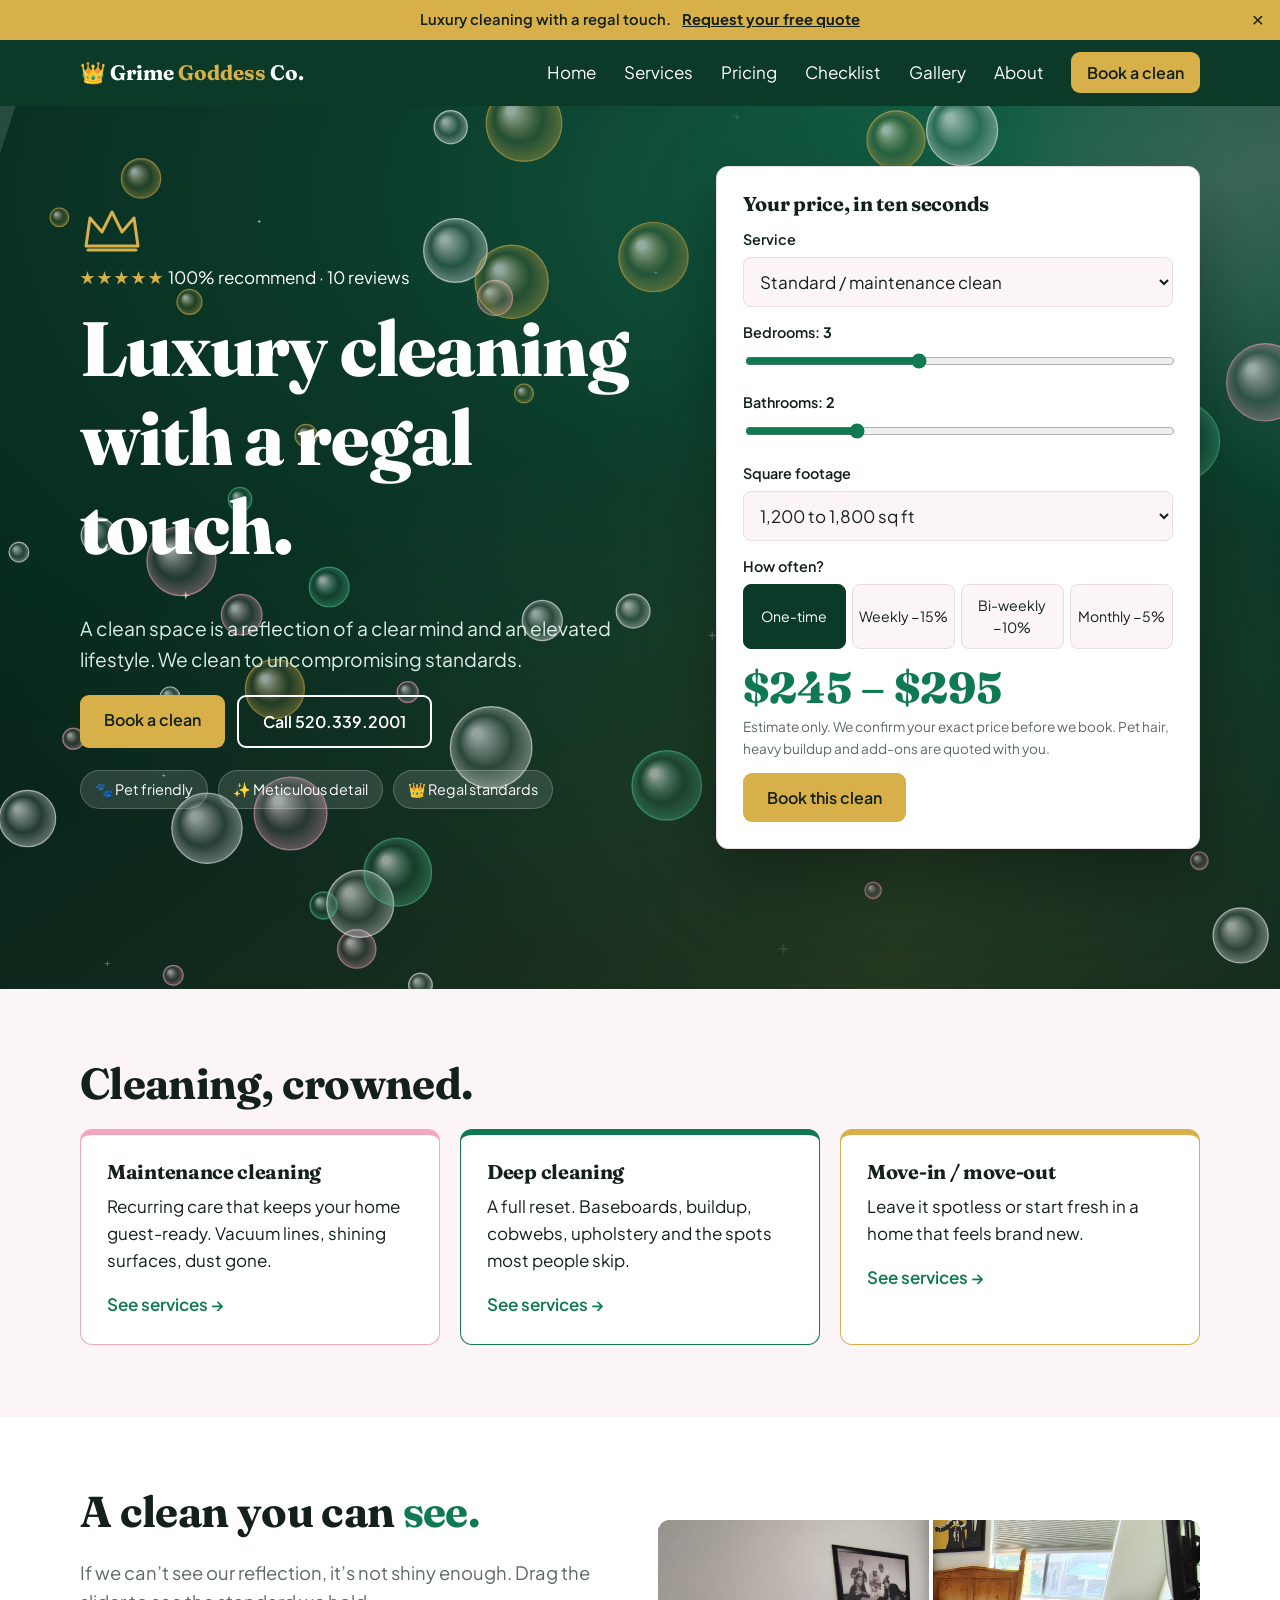
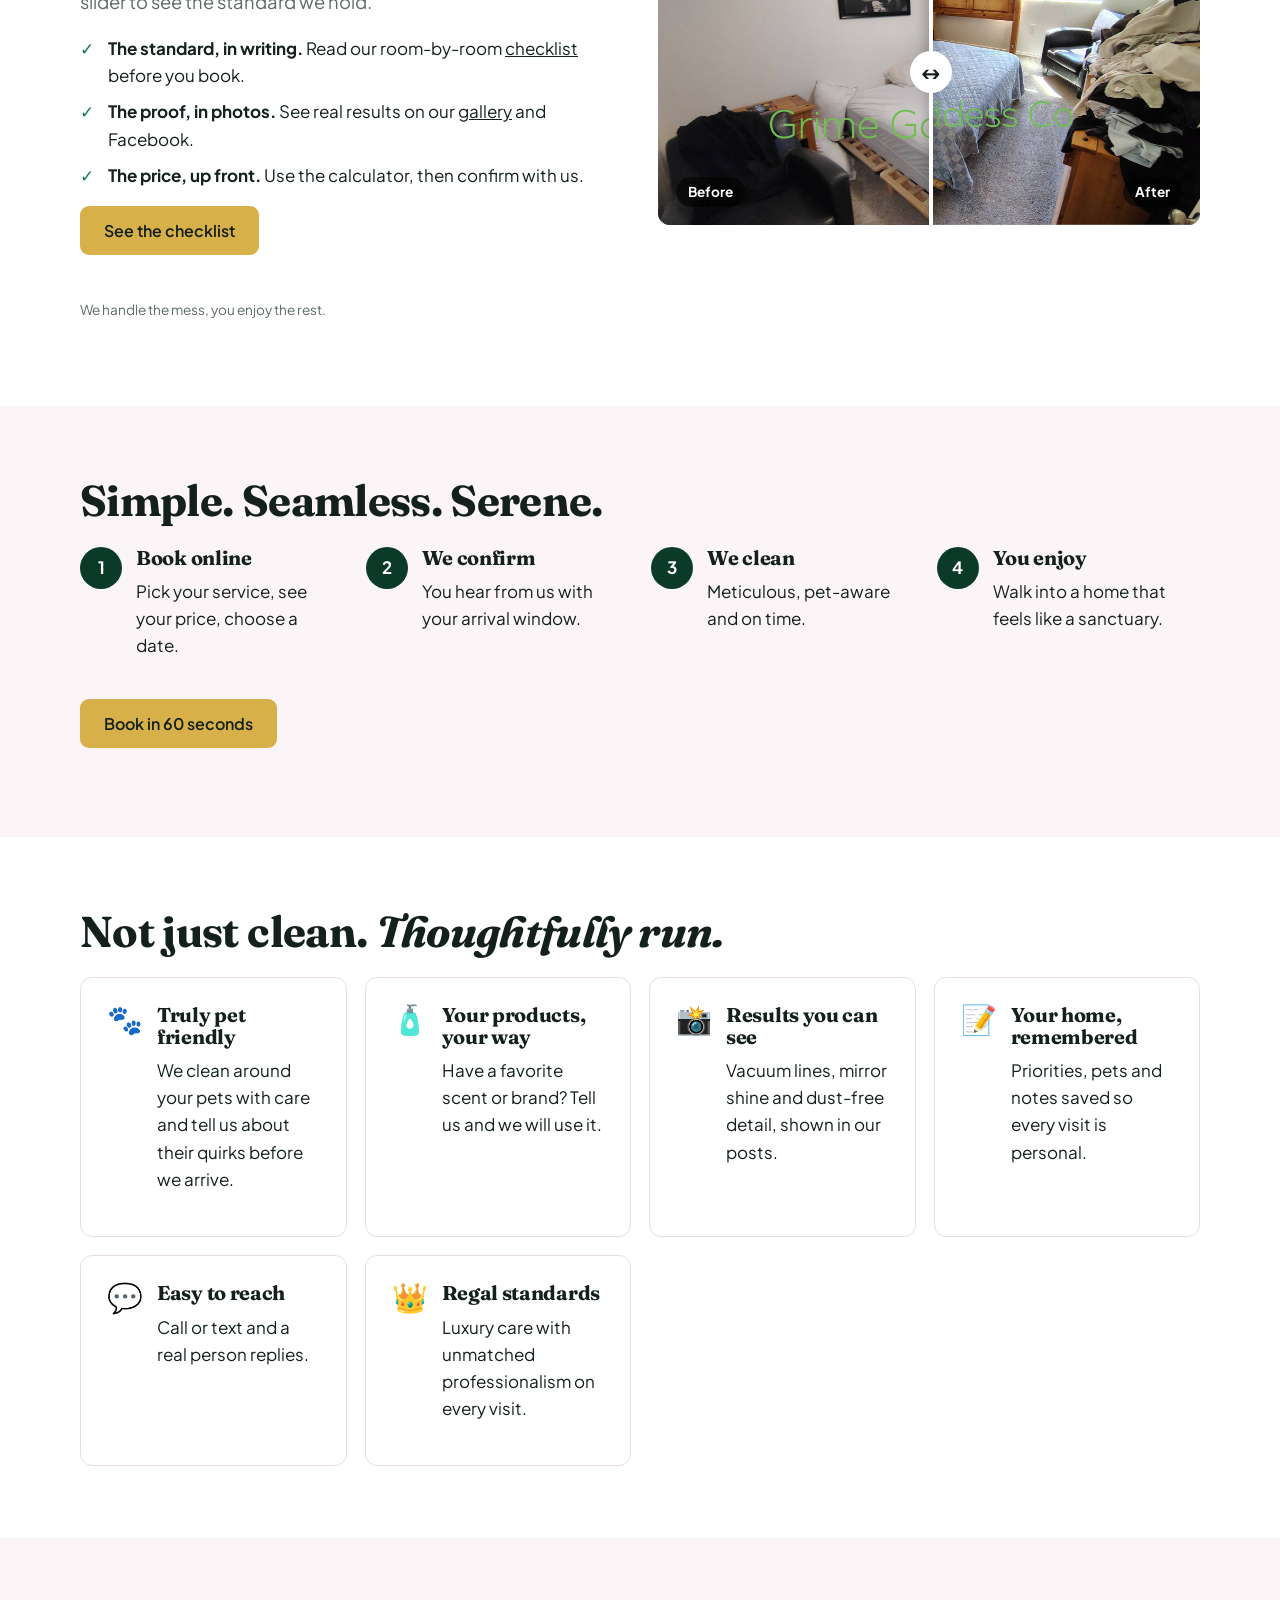
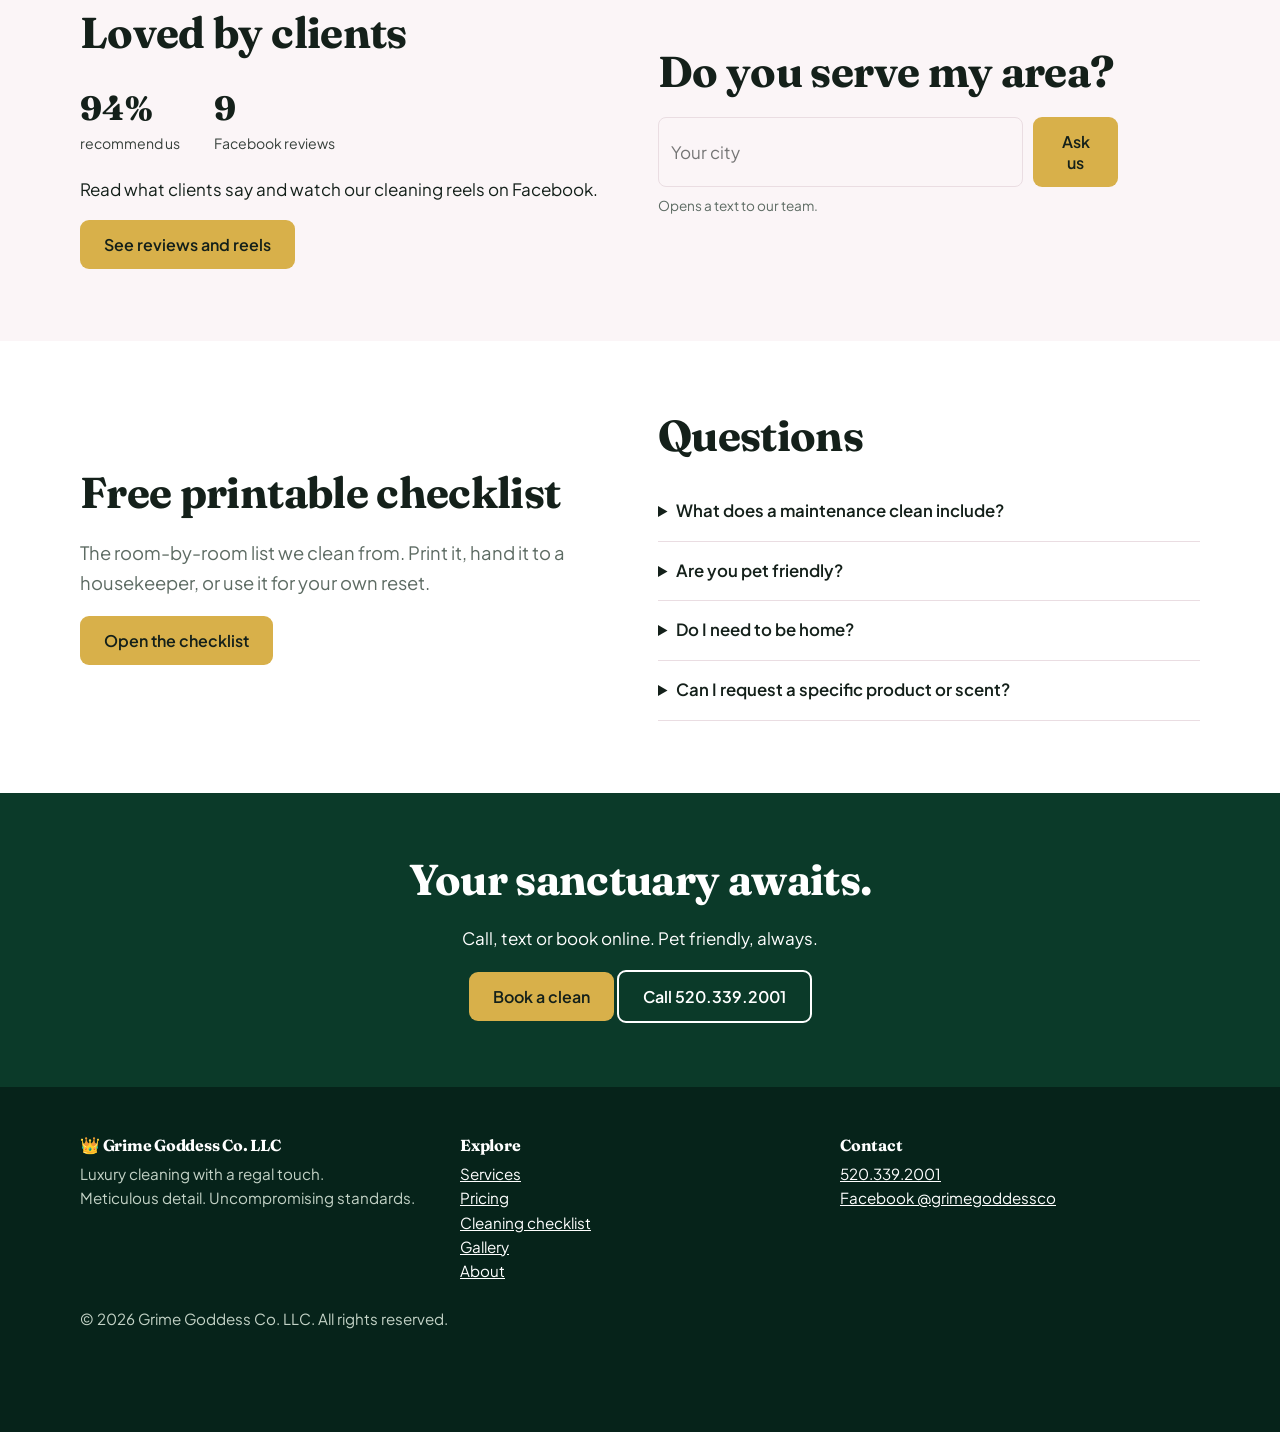
<file: index.html>
<!DOCTYPE html><html lang="en"><head><meta charset="utf-8"><meta name="viewport" content="width=device-width, initial-scale=1, viewport-fit=cover">
<title>Grime Goddess Co. | Luxury Cleaning with a Regal Touch</title><meta name="description" content="Luxury, pet-friendly cleaning with meticulous attention to detail. Get an instant price and book online."><meta name="theme-color" content="#0b3a29">
<link rel="preconnect" href="https://fonts.googleapis.com"><link rel="preconnect" href="https://fonts.gstatic.com" crossorigin>
<link href="https://fonts.googleapis.com/css2?family=Fraunces:wght@600;700;800&family=Plus+Jakarta+Sans:wght@400;500;600&display=swap" rel="stylesheet">
<link rel="stylesheet" href="css/style.css">
<script type="application/ld+json">{"@context":"https://schema.org","@type":"HouseCleaningService","name":"Grime Goddess Co. LLC","telephone":"+15203392001","description":"Luxury cleaning with a regal touch. Pet friendly."}</script>

</head><body>
<a class="skip" href="#main">Skip to content</a>
<div class="promo">Luxury cleaning with a regal touch. <a href="book.html#form"><b>Request your free quote</b></a><button aria-label="Close banner">×</button></div>
<header class="top"><div class="wrap">
    <a class="logo" href="index.html">👑 Grime <b>Goddess</b> Co.</a>
<button class="burger" aria-label="Menu" aria-expanded="false">Menu</button>
<nav id="nav" aria-label="Main">
    <a href="index.html">Home</a>
    <a href="services.html">Services</a>
    <a href="pricing.html">Pricing</a>
    <a href="checklist.html">Checklist</a>
    <a href="gallery.html">Gallery</a>
    <a href="about.html">About</a>
</nav>
<a class="btn sm" href="book.html#form">Book a clean</a>
</div></header><main id="main">
    <section class="hero"><div class="sun">

    </div><canvas id="fx" aria-hidden="true"></canvas><div class="wrap"><div>
<svg class="crown" viewBox="0 0 64 48" aria-hidden="true">
    <path d="M6 40 L10 12 L22 26 L32 6 L42 26 L54 12 L58 40 Z M8 44 H56"/></svg>
    <p class="in" style="--d:.2s"><span class="stars">★★★★★</span> 100% recommend · 10 reviews</p>
<h1 data-split>Luxury cleaning with a  regal touch.</h1><p class="in" style="--d:1.1s;color:#dcefe6;font-size:1.2rem">A clean space is a reflection of a clear mind and an elevated lifestyle. We clean to uncompromising standards.</p>
<div class="in" style="--d:1.3s;display:flex;gap:12px;flex-wrap:wrap;margin-top:20px"><a class="btn" href="book.html#form">Book a clean</a><a class="btn ghost" href="tel:+15203392001">Call 520.339.2001</a></div>
<ul class="chips in" style="--d:1.5s"><li>🐾 Pet friendly</li><li>✨ Meticulous detail</li><li>👑 Regal standards</li></ul></div><div class="card calc in" style="--d:1.4s" id="quote"><h3>Your price, in ten seconds</h3>
<label for="q-svc">Service</label><select id="q-svc"></select>
<label for="q-bed">Bedrooms: <b id="q-bv">3</b></label><input id="q-bed" type="range" min="1" max="6" value="3">
<label for="q-bath">Bathrooms: <b id="q-bav">2</b></label><input id="q-bath" type="range" min="1" max="5" value="2">
<label for="q-sq">Square footage</label><select id="q-sq"></select>
<label>How often?</label><div class="seg" id="q-freq"><button data-f="once" class="on">One-time</button><button data-f="weekly">Weekly −15%</button><button data-f="biweekly">Bi-weekly −10%</button><button data-f="monthly">Monthly −5%</button></div>
<div class="price" id="q-price">$0</div><p class="note">Estimate only. We confirm your exact price before we book. Pet hair, heavy buildup and add-ons are quoted with you.</p>
<a class="btn" id="q-go" href="book.html#form">Book this clean</a></div></div></section><section class="sec"><div class="wrap"><h2>Cleaning, crowned.</h2><div class="grid">
<div class="card svc rv"><h3>Maintenance cleaning</h3><p>Recurring care that keeps your home guest-ready. Vacuum lines, shining surfaces, dust gone.</p><a class="more" href="services.html">See services →</a></div>
<div class="card svc rv"><h3>Deep cleaning</h3><p>A full reset. Baseboards, buildup, cobwebs, upholstery and the spots most people skip.</p><a class="more" href="services.html">See services →</a></div>
<div class="card svc rv"><h3>Move-in / move-out</h3><p>Leave it spotless or start fresh in a home that feels brand new.</p><a class="more" href="services.html">See services →</a></div></div></div></section>
<section class="sec alt">
    <div class="wrap two"><div>
    <h2>A clean you can <span style="color:var(--turf)">see.</span>
    </h2><p class="lead">If we can’t see our reflection, it’s not shiny enough. Drag the slider to see the standard we hold.</p>
<ul class="tick"><li>
    <b>The standard, in writing.</b> Read our room-by-room <a href="checklist.html">checklist</a> before you book.</li>
    <li><b>The proof, in photos.</b> See real results on our <a href="gallery.html">gallery</a> and Facebook.</li>
    <li><b>The price, up front.</b> Use the calculator, then confirm with us.</li></ul>
    <a class="btn" href="checklist.html">See the checklist</a></div>

<div class="ba" style="--p:50%">
<div class="b">
    <img src="images/image2.jpg" alt="Before cleaning" draggable="false">
    <span class="lbl">Before</span>
</div>
<div class="a">
    <img src="images/image1.jpg" alt="After cleaning" draggable="false">
    <span class="lbl">After</span>
</div>
<div class="bar"></div>
<input type="range" min="0" max="100" value="50" aria-label="Drag to compare before and after">
</div>

<p class="note" style="margin-top:8px">We handle the mess, you enjoy the rest.</p></div></div></section>


<section class="sec"><div class="wrap"><h2>Simple. Seamless. Serene.</h2><div class="steps">
<div class="rv"><h3>Book online</h3><p>Pick your service, see your price, choose a date.</p></div><div class="rv"><h3>We confirm</h3><p>You hear from us with your arrival window.</p></div><div class="rv"><h3>We clean</h3><p>Meticulous, pet-aware and on time.</p></div><div class="rv"><h3>You enjoy</h3><p>Walk into a home that feels like a sanctuary.</p></div></div><p style="margin-top:22px"><a class="btn" href="book.html#form">Book in 60 seconds</a></p></div></section>
<section class="sec alt"><div class="wrap"><h2>Not just clean. <em>Thoughtfully run.</em></h2><div class="feat">
<div class="card rv"><span class="i">🐾</span><div><h3>Truly pet friendly</h3><p>We clean around your pets with care and tell us about their quirks before we arrive.</p></div></div>
<div class="card rv"><span class="i">🧴</span><div><h3>Your products, your way</h3><p>Have a favorite scent or brand? Tell us and we will use it.</p></div></div>
<div class="card rv"><span class="i">📸</span><div><h3>Results you can see</h3><p>Vacuum lines, mirror shine and dust-free detail, shown in our posts.</p></div></div>
<div class="card rv"><span class="i">📝</span><div><h3>Your home, remembered</h3><p>Priorities, pets and notes saved so every visit is personal.</p></div></div>
<div class="card rv"><span class="i">💬</span><div><h3>Easy to reach</h3><p>Call or text and a real person replies.</p></div></div>
<div class="card rv"><span class="i">👑</span><div><h3>Regal standards</h3><p>Luxury care with unmatched professionalism on every visit.</p></div></div></div></div></section>
<section class="sec"><div class="wrap two"><div><h2>Loved by clients</h2><div class="stats" style="color:var(--ink)"><div><b data-to="100" data-suf="%">0</b><span>recommend us</span></div><div><b data-to="10">0</b><span>Facebook reviews</span></div></div>
<p style="margin-top:20px">Read what clients say and watch our cleaning reels on Facebook.</p><a class="btn" href="https://www.facebook.com/grimegoddessco" rel="noopener">See reviews and reels</a>
<!-- EDIT: paste 2 or 3 real client reviews here as .card.quote blocks -->
</div><div><h2>Do you serve my area?</h2><form id="area" style="display:flex;gap:10px;max-width:460px"><input id="area-c" placeholder="Your city" required aria-label="Your city"><button class="btn" type="submit">Ask us</button></form><p class="note" style="margin-top:8px">Opens a text to our team. <!-- EDIT: list service-area cities --></p></div></div></section>
<section class="sec alt"><div class="wrap two"><div><h2>Free printable checklist</h2><p class="lead">The room-by-room list we clean from. Print it, hand it to a housekeeper, or use it for your own reset.</p><a class="btn" href="checklist.html">Open the checklist</a></div>
<div><h2>Questions</h2>
<details><summary>What does a maintenance clean include?</summary><p>Dusting, vacuuming and mopping, kitchens and bathrooms, mirrors and glass, and the finishing details that make surfaces shine. See the full checklist.</p></details>
<details><summary>Are you pet friendly?</summary><p>Yes. Tell us about your pets when you book so we can plan around them.</p></details>
<details><summary>Do I need to be home?</summary><p>No. Share how we should get in when you book, and we will confirm the plan.</p></details>
<details><summary>Can I request a specific product or scent?</summary><p>Yes. Tell us your favorites in the booking notes.</p></details></div></div></section></main>
<section class="band"><div class="wrap"><h2>Your sanctuary awaits.</h2><p>Call, text or book online. Pet friendly, always.</p><a class="btn" href="book.html#form">Book a clean</a> <a class="btn ghost" href="tel:+15203392001">Call 520.339.2001</a></div></section>
<footer><div class="wrap grid"><div><h3>👑 Grime Goddess Co. LLC</h3><p>Luxury cleaning with a regal touch.<br>Meticulous detail. Uncompromising standards.</p></div>
<div><h3>Explore</h3><a href="services.html">Services</a><br><a href="pricing.html">Pricing</a><br><a href="checklist.html">Cleaning checklist</a><br><a href="gallery.html">Gallery</a><br><a href="about.html">About</a></div>
<div><h3>Contact</h3><a href="tel:+15203392001">520.339.2001</a><br><a href="https://www.facebook.com/grimegoddessco" rel="noopener">Facebook @grimegoddessco</a></div></div>
<div class="wrap" style="margin-top:24px">© <span data-year></span> Grime Goddess Co. LLC. All rights reserved.</div></footer>
<div class="sticky"><a class="btn" href="tel:+15203392001">Call</a><a class="btn ghost" style="color:#fff" href="book.html#form">Book now</a></div>
<div class="modal" id="pop" role="dialog" aria-modal="true" aria-label="Free quote"><div class="card"><button class="x" aria-label="Close">×</button><h3>Leaving so soon, goddess?</h3><p>See your price in seconds. No account and no obligation.</p><a class="btn" href="index.html#quote">Get my price</a> <button class="btn ghost sm" data-close>No thanks</button></div></div>
<script src="js/script.js"></script></body></html>
</file>
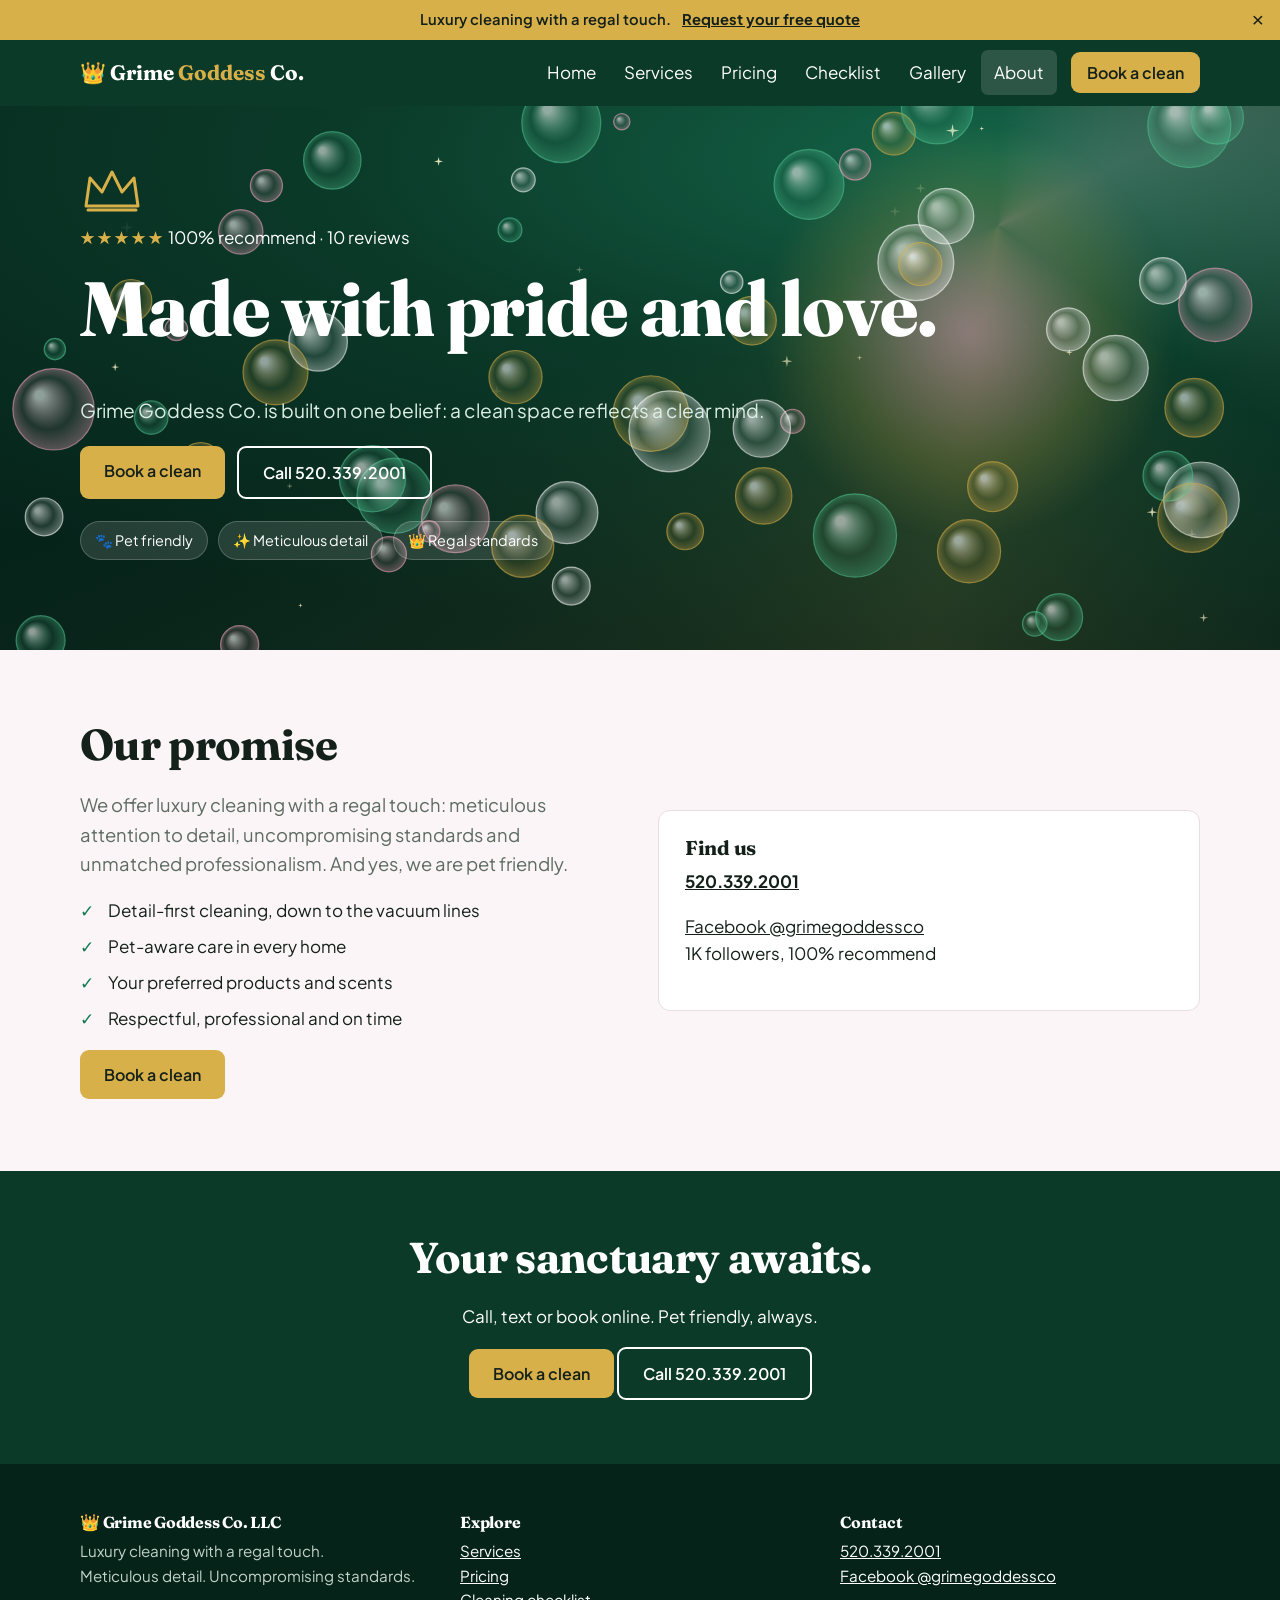
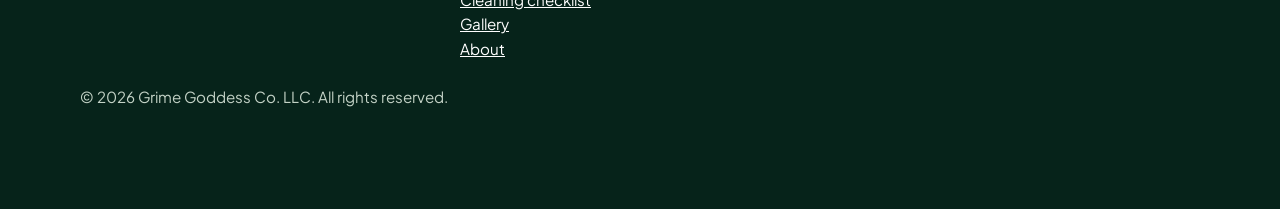
<file: about.html>
<!DOCTYPE html><html lang="en"><head><meta charset="utf-8"><meta name="viewport" content="width=device-width, initial-scale=1, viewport-fit=cover">
<title>About | Grime Goddess Co.</title><meta name="description" content="Luxury cleaning with a regal touch, meticulous detail and unmatched professionalism."><meta name="theme-color" content="#0b3a29">
<link rel="preconnect" href="https://fonts.googleapis.com"><link rel="preconnect" href="https://fonts.gstatic.com" crossorigin>
<link href="https://fonts.googleapis.com/css2?family=Fraunces:wght@600;700;800&family=Plus+Jakarta+Sans:wght@400;500;600&display=swap" rel="stylesheet">
<link rel="stylesheet" href="css/style.css">
<script type="application/ld+json">{"@context":"https://schema.org","@type":"HouseCleaningService","name":"Grime Goddess Co. LLC","telephone":"+15203392001","description":"Luxury cleaning with a regal touch. Pet friendly."}</script>
</head><body>
<a class="skip" href="#main">Skip to content</a>
<div class="promo">Luxury cleaning with a regal touch. <a href="book.html#form"><b>Request your free quote</b></a><button aria-label="Close banner">×</button></div>
<header class="top"><div class="wrap"><a class="logo" href="index.html">👑 Grime <b>Goddess</b> Co.</a>
<button class="burger" aria-label="Menu" aria-expanded="false">Menu</button>
<nav id="nav" aria-label="Main"><a href="index.html">Home</a><a href="services.html">Services</a><a href="pricing.html">Pricing</a><a href="checklist.html">Checklist</a><a href="gallery.html">Gallery</a><a href="about.html" class=on>About</a></nav>
<a class="btn sm" href="book.html#form">Book a clean</a></div></header><main id="main"><section class="hero short"><div class="sun"></div><canvas id="fx" aria-hidden="true"></canvas><div class="wrap"><div>
<svg class="crown" viewBox="0 0 64 48" aria-hidden="true"><path d="M6 40 L10 12 L22 26 L32 6 L42 26 L54 12 L58 40 Z M8 44 H56"/></svg><p class="in" style="--d:.2s"><span class="stars">★★★★★</span> 100% recommend · 10 reviews</p>
<h1 data-split>Made with pride and love.</h1><p class="in" style="--d:1.1s;color:#dcefe6;font-size:1.2rem">Grime Goddess Co. is built on one belief: a clean space reflects a clear mind.</p>
<div class="in" style="--d:1.3s;display:flex;gap:12px;flex-wrap:wrap;margin-top:20px"><a class="btn" href="book.html#form">Book a clean</a><a class="btn ghost" href="tel:+15203392001">Call 520.339.2001</a></div>
<ul class="chips in" style="--d:1.5s"><li>🐾 Pet friendly</li><li>✨ Meticulous detail</li><li>👑 Regal standards</li></ul></div></div></section><section class="sec"><div class="wrap two"><div><h2>Our promise</h2><p class="lead">We offer luxury cleaning with a regal touch: meticulous attention to detail, uncompromising standards and unmatched professionalism. And yes, we are pet friendly.</p>
<ul class="tick"><li>Detail-first cleaning, down to the vacuum lines</li><li>Pet-aware care in every home</li><li>Your preferred products and scents</li><li>Respectful, professional and on time</li></ul><a class="btn" href="book.html#form">Book a clean</a></div>
<div class="card"><h3>Find us</h3><p><a href="tel:+15203392001"><b>520.339.2001</b></a></p><p><a href="https://www.facebook.com/grimegoddessco" rel="noopener">Facebook @grimegoddessco</a><br>1K followers, 100% recommend</p></div></div></section></main>
<section class="band"><div class="wrap"><h2>Your sanctuary awaits.</h2><p>Call, text or book online. Pet friendly, always.</p><a class="btn" href="book.html#form">Book a clean</a> <a class="btn ghost" href="tel:+15203392001">Call 520.339.2001</a></div></section>
<footer><div class="wrap grid"><div><h3>👑 Grime Goddess Co. LLC</h3><p>Luxury cleaning with a regal touch.<br>Meticulous detail. Uncompromising standards.</p></div>
<div><h3>Explore</h3><a href="services.html">Services</a><br><a href="pricing.html">Pricing</a><br><a href="checklist.html">Cleaning checklist</a><br><a href="gallery.html">Gallery</a><br><a href="about.html">About</a></div>
<div><h3>Contact</h3><a href="tel:+15203392001">520.339.2001</a><br><a href="https://www.facebook.com/grimegoddessco" rel="noopener">Facebook @grimegoddessco</a></div></div>
<div class="wrap" style="margin-top:24px">© <span data-year></span> Grime Goddess Co. LLC. All rights reserved.</div></footer>
<div class="sticky"><a class="btn" href="tel:+15203392001">Call</a><a class="btn ghost" style="color:#fff" href="book.html#form">Book now</a></div>
<div class="modal" id="pop" role="dialog" aria-modal="true" aria-label="Free quote"><div class="card"><button class="x" aria-label="Close">×</button><h3>Leaving so soon, goddess?</h3><p>See your price in seconds. No account and no obligation.</p><a class="btn" href="index.html#quote">Get my price</a> <button class="btn ghost sm" data-close>No thanks</button></div></div>
<script src="js/script.js"></script></body></html>
</file>
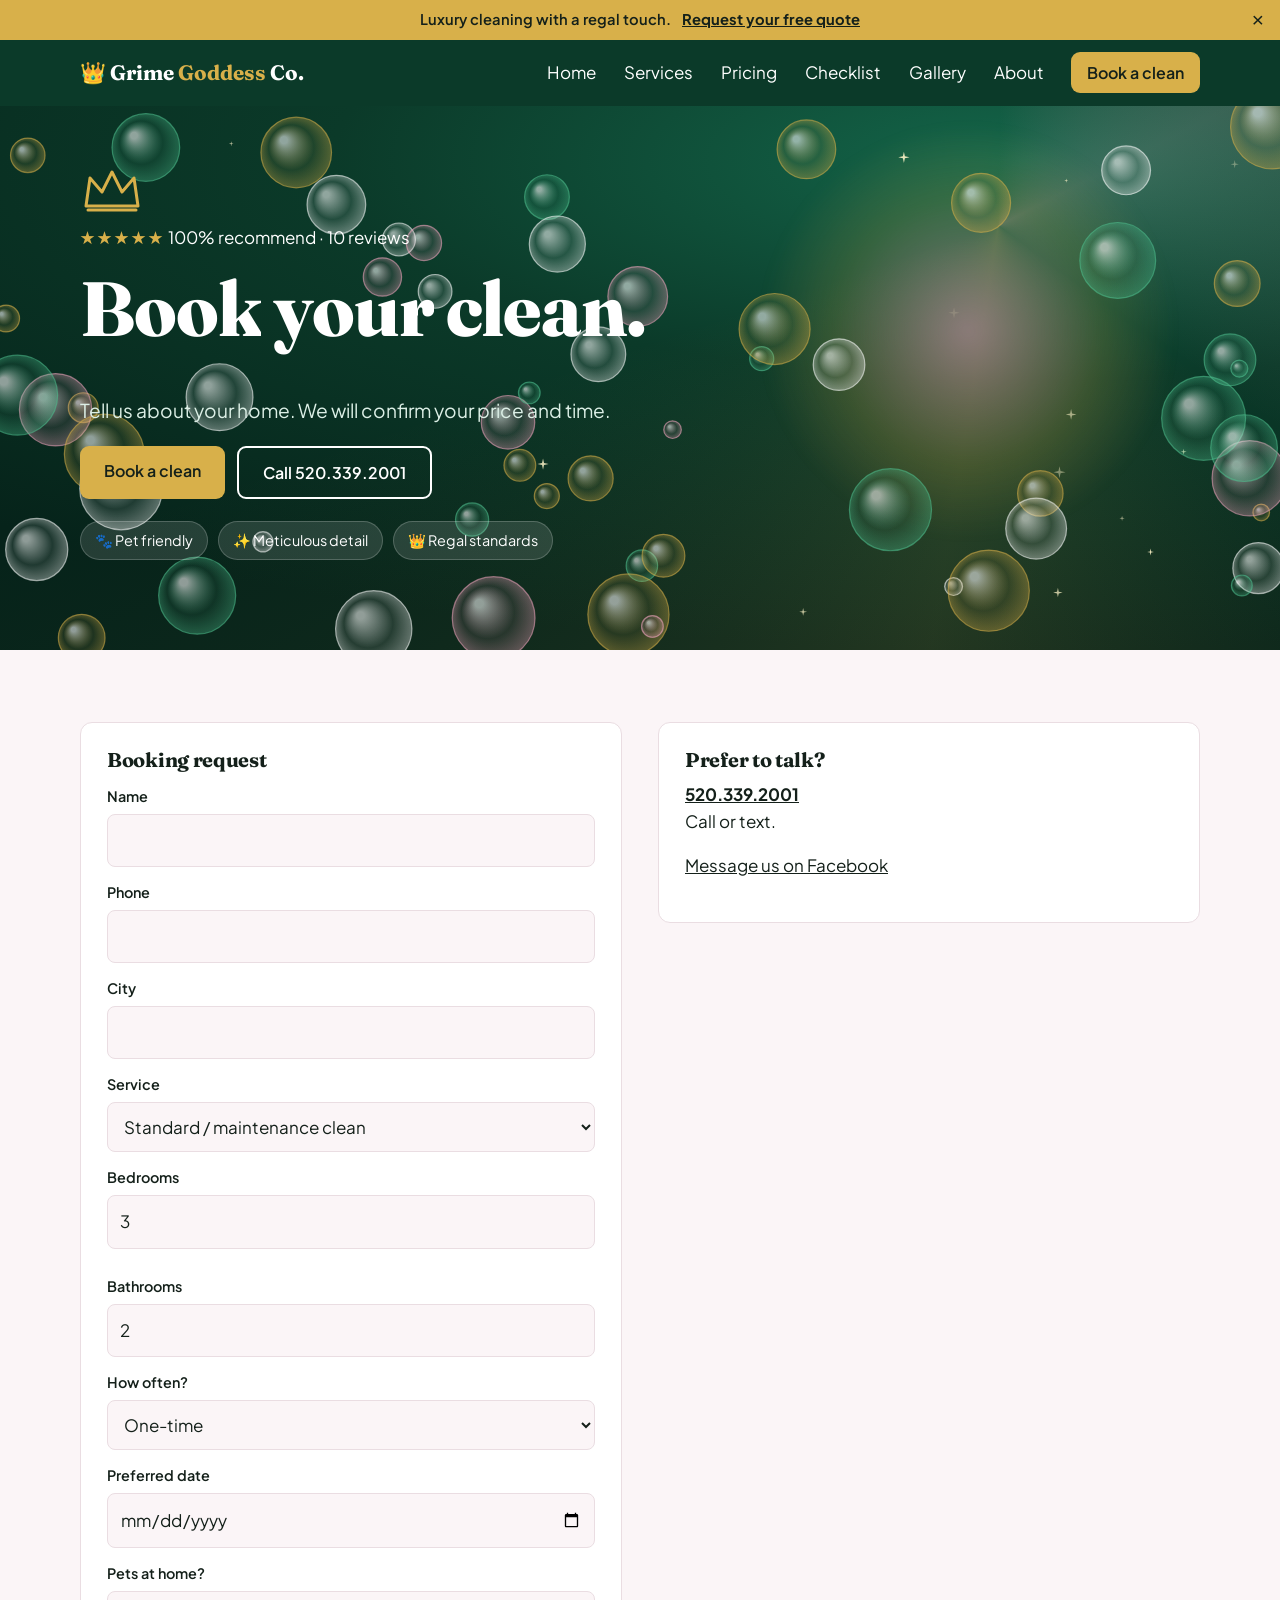
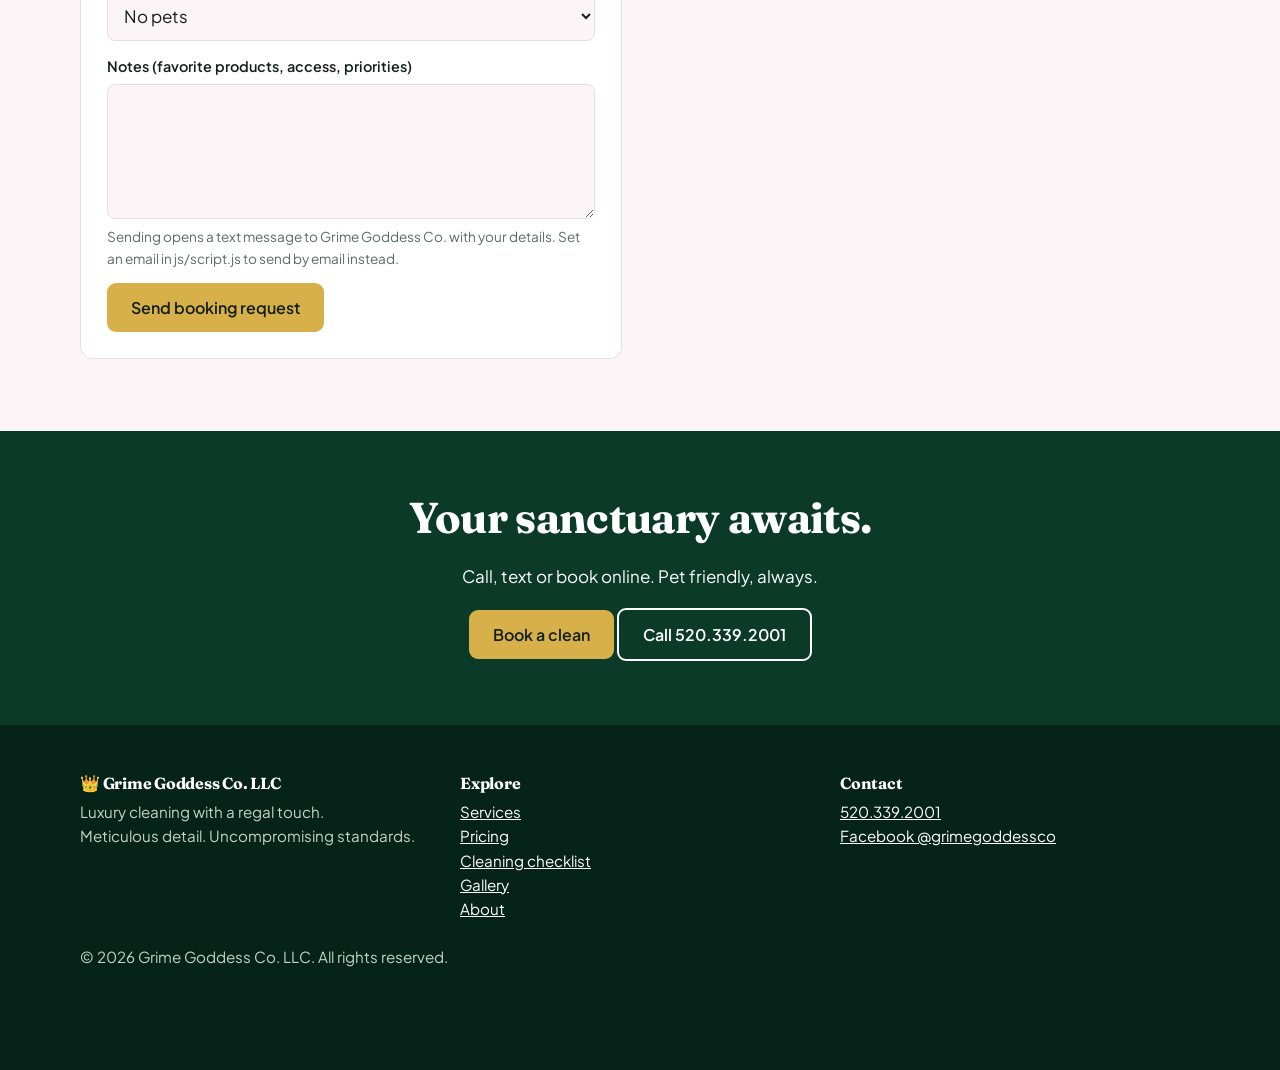
<file: book.html>
<!DOCTYPE html><html lang="en"><head><meta charset="utf-8"><meta name="viewport" content="width=device-width, initial-scale=1, viewport-fit=cover">
<title>Book a Clean | Grime Goddess Co.</title><meta name="description" content="Request your clean. Pet friendly, luxury cleaning."><meta name="theme-color" content="#0b3a29">
<link rel="preconnect" href="https://fonts.googleapis.com"><link rel="preconnect" href="https://fonts.gstatic.com" crossorigin>
<link href="https://fonts.googleapis.com/css2?family=Fraunces:wght@600;700;800&family=Plus+Jakarta+Sans:wght@400;500;600&display=swap" rel="stylesheet">
<link rel="stylesheet" href="css/style.css">
<script type="application/ld+json">{"@context":"https://schema.org","@type":"HouseCleaningService","name":"Grime Goddess Co. LLC","telephone":"+15203392001","description":"Luxury cleaning with a regal touch. Pet friendly."}</script>
</head><body>
<a class="skip" href="#main">Skip to content</a>
<div class="promo">Luxury cleaning with a regal touch. <a href="book.html#form"><b>Request your free quote</b></a><button aria-label="Close banner">×</button></div>
<header class="top"><div class="wrap"><a class="logo" href="index.html">👑 Grime <b>Goddess</b> Co.</a>
<button class="burger" aria-label="Menu" aria-expanded="false">Menu</button>
<nav id="nav" aria-label="Main"><a href="index.html">Home</a><a href="services.html">Services</a><a href="pricing.html">Pricing</a><a href="checklist.html">Checklist</a><a href="gallery.html">Gallery</a><a href="about.html">About</a></nav>
<a class="btn sm" href="book.html#form">Book a clean</a></div></header><main id="main"><section class="hero short"><div class="sun"></div><canvas id="fx" aria-hidden="true"></canvas><div class="wrap"><div>
<svg class="crown" viewBox="0 0 64 48" aria-hidden="true"><path d="M6 40 L10 12 L22 26 L32 6 L42 26 L54 12 L58 40 Z M8 44 H56"/></svg><p class="in" style="--d:.2s"><span class="stars">★★★★★</span> 100% recommend · 10 reviews</p>
<h1 data-split>Book your clean.</h1><p class="in" style="--d:1.1s;color:#dcefe6;font-size:1.2rem">Tell us about your home. We will confirm your price and time.</p>
<div class="in" style="--d:1.3s;display:flex;gap:12px;flex-wrap:wrap;margin-top:20px"><a class="btn" href="book.html#form">Book a clean</a><a class="btn ghost" href="tel:+15203392001">Call 520.339.2001</a></div>
<ul class="chips in" style="--d:1.5s"><li>🐾 Pet friendly</li><li>✨ Meticulous detail</li><li>👑 Regal standards</li></ul></div></div></section><section class="sec"><div class="wrap two" style="align-items:start"><form class="card" id="form"><h3>Booking request</h3>
<label for="f-n">Name</label><input id="f-n" required autocomplete="name"><label for="f-p">Phone</label><input id="f-p" type="tel" required autocomplete="tel">
<label for="f-c">City</label><input id="f-c"><label for="f-s">Service</label><select id="f-s"><option>Standard / maintenance clean</option><option>Deep clean</option><option>Move-in / move-out clean</option><option>Airbnb turnover</option><option>Commercial</option></select>
<div class="grid" style="gap:12px"><div><label for="f-bed">Bedrooms</label><input id="f-bed" type="number" min="0" value="3"></div><div><label for="f-bath">Bathrooms</label><input id="f-bath" type="number" min="1" value="2"></div></div>
<label for="f-f">How often?</label><select id="f-f"><option value="once">One-time</option><option value="weekly">Weekly</option><option value="biweekly">Bi-weekly</option><option value="monthly">Monthly</option></select>
<label for="f-d">Preferred date</label><input id="f-d" type="date"><label for="f-pets">Pets at home?</label><select id="f-pets"><option>No pets</option><option>Dog(s)</option><option>Cat(s)</option><option>Other pets</option></select>
<label for="f-m">Notes (favorite products, access, priorities)</label><textarea id="f-m" rows="4"></textarea><p class="note">Sending opens a text message to Grime Goddess Co. with your details. Set an email in js/script.js to send by email instead.</p><button class="btn" type="submit">Send booking request</button></form>
<div class="card"><h3>Prefer to talk?</h3><p><a href="tel:+15203392001"><b>520.339.2001</b></a><br>Call or text.</p><p><a href="https://www.facebook.com/grimegoddessco" rel="noopener">Message us on Facebook</a></p></div></div></section></main>
<section class="band"><div class="wrap"><h2>Your sanctuary awaits.</h2><p>Call, text or book online. Pet friendly, always.</p><a class="btn" href="book.html#form">Book a clean</a> <a class="btn ghost" href="tel:+15203392001">Call 520.339.2001</a></div></section>
<footer><div class="wrap grid"><div><h3>👑 Grime Goddess Co. LLC</h3><p>Luxury cleaning with a regal touch.<br>Meticulous detail. Uncompromising standards.</p></div>
<div><h3>Explore</h3><a href="services.html">Services</a><br><a href="pricing.html">Pricing</a><br><a href="checklist.html">Cleaning checklist</a><br><a href="gallery.html">Gallery</a><br><a href="about.html">About</a></div>
<div><h3>Contact</h3><a href="tel:+15203392001">520.339.2001</a><br><a href="https://www.facebook.com/grimegoddessco" rel="noopener">Facebook @grimegoddessco</a></div></div>
<div class="wrap" style="margin-top:24px">© <span data-year></span> Grime Goddess Co. LLC. All rights reserved.</div></footer>
<div class="sticky"><a class="btn" href="tel:+15203392001">Call</a><a class="btn ghost" style="color:#fff" href="book.html#form">Book now</a></div>
<div class="modal" id="pop" role="dialog" aria-modal="true" aria-label="Free quote"><div class="card"><button class="x" aria-label="Close">×</button><h3>Leaving so soon, goddess?</h3><p>See your price in seconds. No account and no obligation.</p><a class="btn" href="index.html#quote">Get my price</a> <button class="btn ghost sm" data-close>No thanks</button></div></div>
<script src="js/script.js"></script></body></html>
</file>
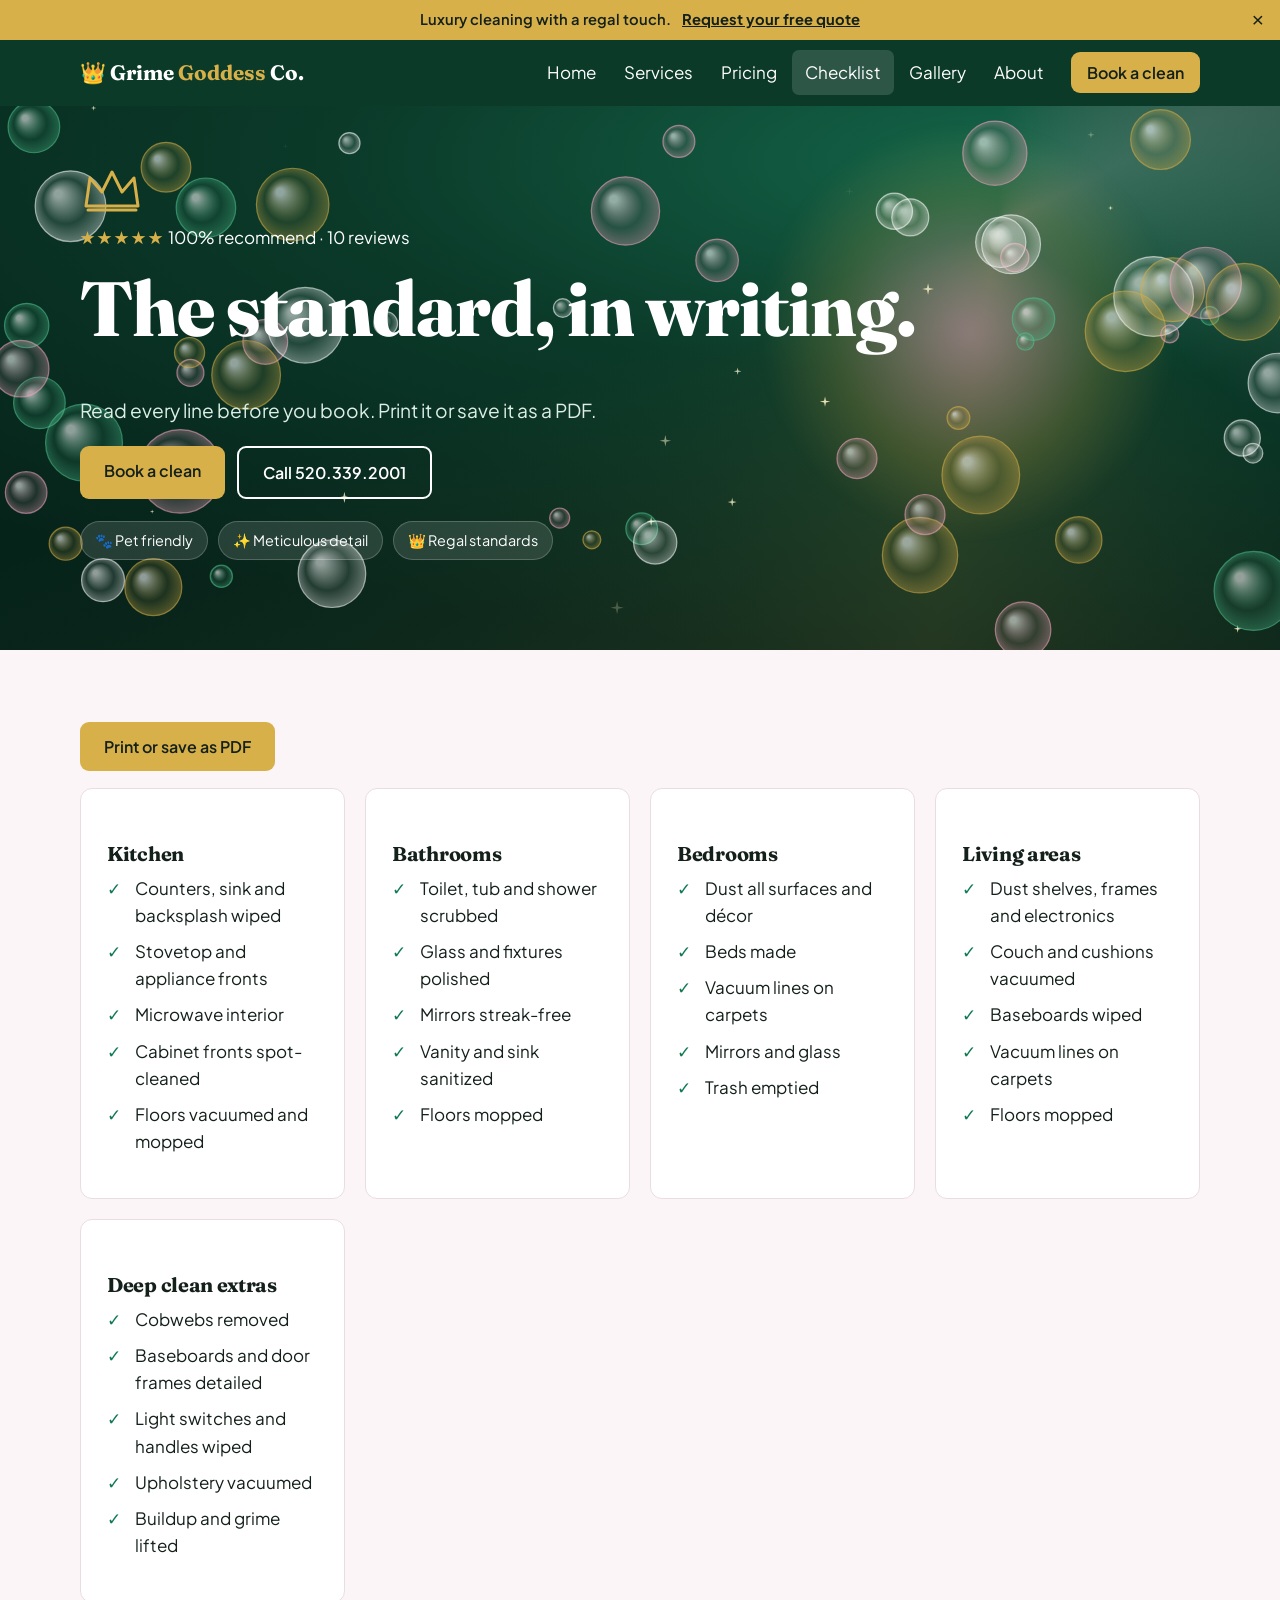
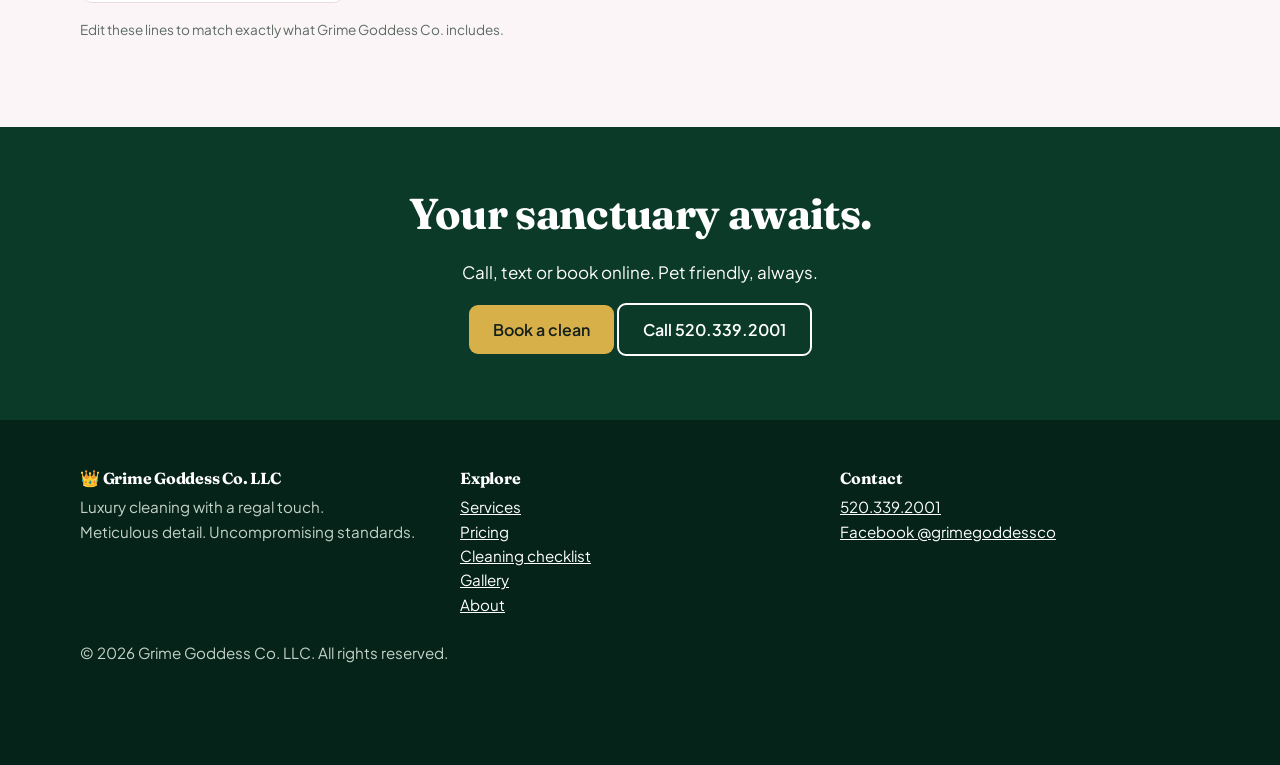
<file: checklist.html>
<!DOCTYPE html><html lang="en"><head><meta charset="utf-8"><meta name="viewport" content="width=device-width, initial-scale=1, viewport-fit=cover">
<title>Cleaning Checklist | Grime Goddess Co.</title><meta name="description" content="Our room-by-room cleaning checklist. Print it or share it."><meta name="theme-color" content="#0b3a29">
<link rel="preconnect" href="https://fonts.googleapis.com"><link rel="preconnect" href="https://fonts.gstatic.com" crossorigin>
<link href="https://fonts.googleapis.com/css2?family=Fraunces:wght@600;700;800&family=Plus+Jakarta+Sans:wght@400;500;600&display=swap" rel="stylesheet">
<link rel="stylesheet" href="css/style.css">
<script type="application/ld+json">{"@context":"https://schema.org","@type":"HouseCleaningService","name":"Grime Goddess Co. LLC","telephone":"+15203392001","description":"Luxury cleaning with a regal touch. Pet friendly."}</script>
</head><body>
<a class="skip" href="#main">Skip to content</a>
<div class="promo">Luxury cleaning with a regal touch. <a href="book.html#form"><b>Request your free quote</b></a><button aria-label="Close banner">×</button></div>
<header class="top"><div class="wrap"><a class="logo" href="index.html">👑 Grime <b>Goddess</b> Co.</a>
<button class="burger" aria-label="Menu" aria-expanded="false">Menu</button>
<nav id="nav" aria-label="Main"><a href="index.html">Home</a><a href="services.html">Services</a><a href="pricing.html">Pricing</a><a href="checklist.html" class=on>Checklist</a><a href="gallery.html">Gallery</a><a href="about.html">About</a></nav>
<a class="btn sm" href="book.html#form">Book a clean</a></div></header><main id="main"><section class="hero short"><div class="sun"></div><canvas id="fx" aria-hidden="true"></canvas><div class="wrap"><div>
<svg class="crown" viewBox="0 0 64 48" aria-hidden="true"><path d="M6 40 L10 12 L22 26 L32 6 L42 26 L54 12 L58 40 Z M8 44 H56"/></svg><p class="in" style="--d:.2s"><span class="stars">★★★★★</span> 100% recommend · 10 reviews</p>
<h1 data-split>The standard, in writing.</h1><p class="in" style="--d:1.1s;color:#dcefe6;font-size:1.2rem">Read every line before you book. Print it or save it as a PDF.</p>
<div class="in" style="--d:1.3s;display:flex;gap:12px;flex-wrap:wrap;margin-top:20px"><a class="btn" href="book.html#form">Book a clean</a><a class="btn ghost" href="tel:+15203392001">Call 520.339.2001</a></div>
<ul class="chips in" style="--d:1.5s"><li>🐾 Pet friendly</li><li>✨ Meticulous detail</li><li>👑 Regal standards</li></ul></div></div></section><section class="sec check"><div class="wrap"><p class="noprint"><button class="btn" data-print>Print or save as PDF</button></p><div class="grid"><div class="card"><h3>Kitchen</h3><ul class="tick"><li>Counters, sink and backsplash wiped</li><li>Stovetop and appliance fronts</li><li>Microwave interior</li><li>Cabinet fronts spot-cleaned</li><li>Floors vacuumed and mopped</li></ul></div><div class="card"><h3>Bathrooms</h3><ul class="tick"><li>Toilet, tub and shower scrubbed</li><li>Glass and fixtures polished</li><li>Mirrors streak-free</li><li>Vanity and sink sanitized</li><li>Floors mopped</li></ul></div><div class="card"><h3>Bedrooms</h3><ul class="tick"><li>Dust all surfaces and décor</li><li>Beds made</li><li>Vacuum lines on carpets</li><li>Mirrors and glass</li><li>Trash emptied</li></ul></div><div class="card"><h3>Living areas</h3><ul class="tick"><li>Dust shelves, frames and electronics</li><li>Couch and cushions vacuumed</li><li>Baseboards wiped</li><li>Vacuum lines on carpets</li><li>Floors mopped</li></ul></div><div class="card"><h3>Deep clean extras</h3><ul class="tick"><li>Cobwebs removed</li><li>Baseboards and door frames detailed</li><li>Light switches and handles wiped</li><li>Upholstery vacuumed</li><li>Buildup and grime lifted</li></ul></div></div><p class="note" style="margin-top:16px">Edit these lines to match exactly what Grime Goddess Co. includes.</p></div></section></main>
<section class="band"><div class="wrap"><h2>Your sanctuary awaits.</h2><p>Call, text or book online. Pet friendly, always.</p><a class="btn" href="book.html#form">Book a clean</a> <a class="btn ghost" href="tel:+15203392001">Call 520.339.2001</a></div></section>
<footer><div class="wrap grid"><div><h3>👑 Grime Goddess Co. LLC</h3><p>Luxury cleaning with a regal touch.<br>Meticulous detail. Uncompromising standards.</p></div>
<div><h3>Explore</h3><a href="services.html">Services</a><br><a href="pricing.html">Pricing</a><br><a href="checklist.html">Cleaning checklist</a><br><a href="gallery.html">Gallery</a><br><a href="about.html">About</a></div>
<div><h3>Contact</h3><a href="tel:+15203392001">520.339.2001</a><br><a href="https://www.facebook.com/grimegoddessco" rel="noopener">Facebook @grimegoddessco</a></div></div>
<div class="wrap" style="margin-top:24px">© <span data-year></span> Grime Goddess Co. LLC. All rights reserved.</div></footer>
<div class="sticky"><a class="btn" href="tel:+15203392001">Call</a><a class="btn ghost" style="color:#fff" href="book.html#form">Book now</a></div>
<div class="modal" id="pop" role="dialog" aria-modal="true" aria-label="Free quote"><div class="card"><button class="x" aria-label="Close">×</button><h3>Leaving so soon, goddess?</h3><p>See your price in seconds. No account and no obligation.</p><a class="btn" href="index.html#quote">Get my price</a> <button class="btn ghost sm" data-close>No thanks</button></div></div>
<script src="js/script.js"></script></body></html>
</file>
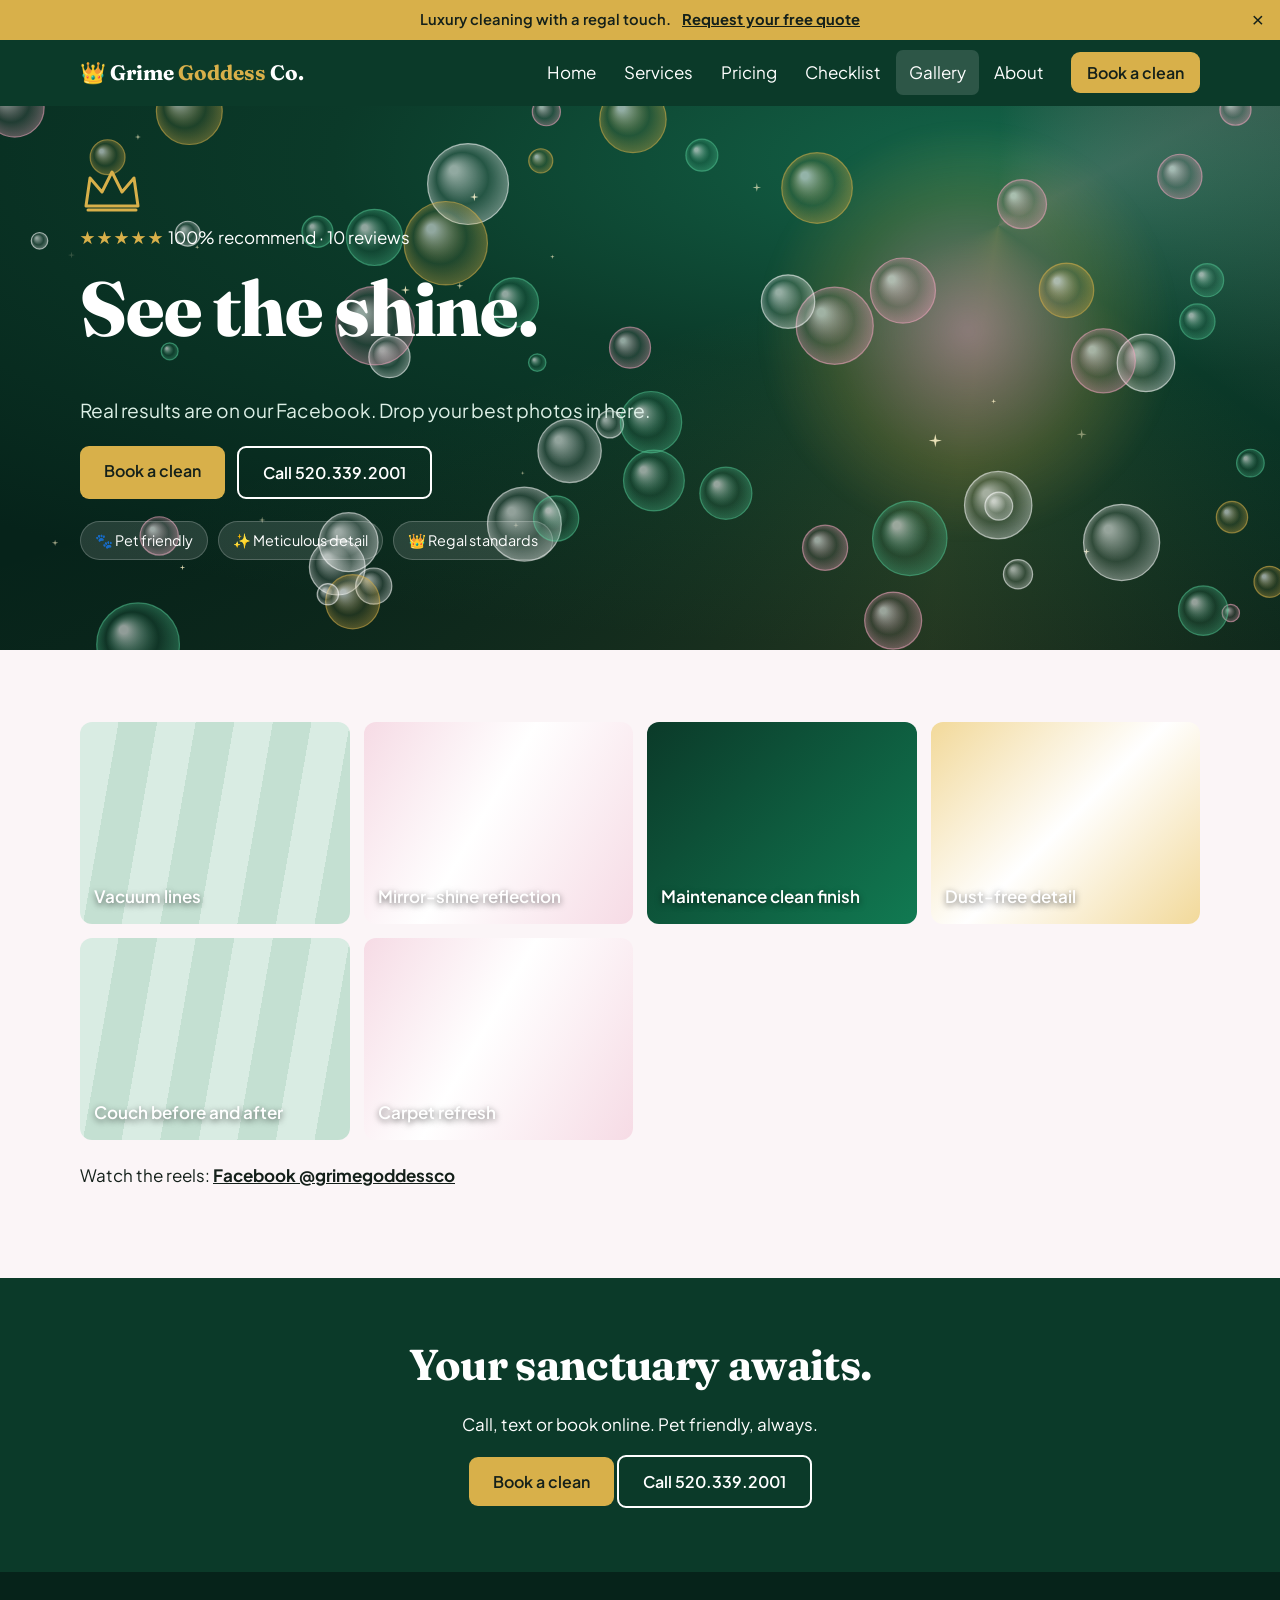
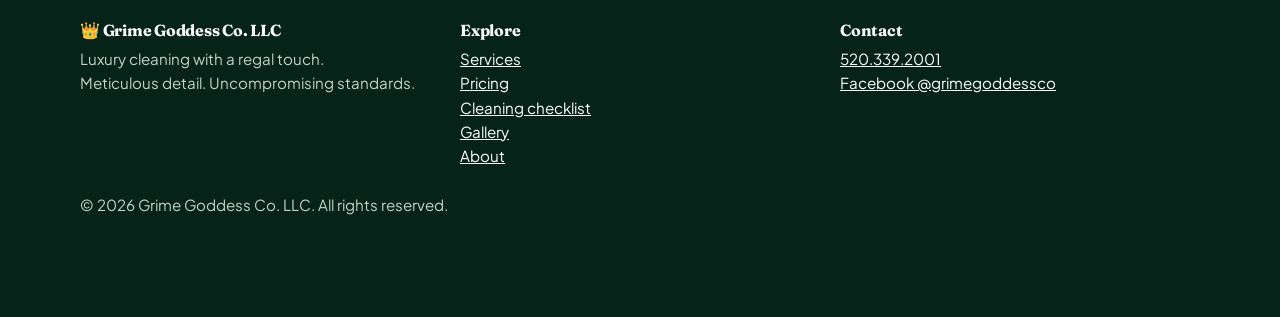
<file: gallery.html>
<!DOCTYPE html><html lang="en"><head><meta charset="utf-8"><meta name="viewport" content="width=device-width, initial-scale=1, viewport-fit=cover">
<title>Gallery | Grime Goddess Co.</title><meta name="description" content="Vacuum lines, mirror shine and dust-free results."><meta name="theme-color" content="#0b3a29">
<link rel="preconnect" href="https://fonts.googleapis.com"><link rel="preconnect" href="https://fonts.gstatic.com" crossorigin>
<link href="https://fonts.googleapis.com/css2?family=Fraunces:wght@600;700;800&family=Plus+Jakarta+Sans:wght@400;500;600&display=swap" rel="stylesheet">
<link rel="stylesheet" href="css/style.css">
<script type="application/ld+json">{"@context":"https://schema.org","@type":"HouseCleaningService","name":"Grime Goddess Co. LLC","telephone":"+15203392001","description":"Luxury cleaning with a regal touch. Pet friendly."}</script>
</head><body>
<a class="skip" href="#main">Skip to content</a>
<div class="promo">Luxury cleaning with a regal touch. <a href="book.html#form"><b>Request your free quote</b></a><button aria-label="Close banner">×</button></div>
<header class="top"><div class="wrap"><a class="logo" href="index.html">👑 Grime <b>Goddess</b> Co.</a>
<button class="burger" aria-label="Menu" aria-expanded="false">Menu</button>
<nav id="nav" aria-label="Main"><a href="index.html">Home</a><a href="services.html">Services</a><a href="pricing.html">Pricing</a><a href="checklist.html">Checklist</a><a href="gallery.html" class=on>Gallery</a><a href="about.html">About</a></nav>
<a class="btn sm" href="book.html#form">Book a clean</a></div></header><main id="main"><section class="hero short"><div class="sun"></div><canvas id="fx" aria-hidden="true"></canvas><div class="wrap"><div>
<svg class="crown" viewBox="0 0 64 48" aria-hidden="true"><path d="M6 40 L10 12 L22 26 L32 6 L42 26 L54 12 L58 40 Z M8 44 H56"/></svg><p class="in" style="--d:.2s"><span class="stars">★★★★★</span> 100% recommend · 10 reviews</p>
<h1 data-split>See the shine.</h1><p class="in" style="--d:1.1s;color:#dcefe6;font-size:1.2rem">Real results are on our Facebook. Drop your best photos in here.</p>
<div class="in" style="--d:1.3s;display:flex;gap:12px;flex-wrap:wrap;margin-top:20px"><a class="btn" href="book.html#form">Book a clean</a><a class="btn ghost" href="tel:+15203392001">Call 520.339.2001</a></div>
<ul class="chips in" style="--d:1.5s"><li>🐾 Pet friendly</li><li>✨ Meticulous detail</li><li>👑 Regal standards</li></ul></div></div></section><section class="sec"><div class="wrap"><div class="gal"><div class="g1 rv">Vacuum lines</div><div class="g2 rv">Mirror-shine reflection</div><div class="g3 rv">Maintenance clean finish</div><div class="g4 rv">Dust-free detail</div><div class="g1 rv">Couch before and after</div><div class="g2 rv">Carpet refresh</div></div><p style="margin-top:22px">Watch the reels: <a href="https://www.facebook.com/grimegoddessco" rel="noopener"><b>Facebook @grimegoddessco</b></a></p></div></section></main>
<section class="band"><div class="wrap"><h2>Your sanctuary awaits.</h2><p>Call, text or book online. Pet friendly, always.</p><a class="btn" href="book.html#form">Book a clean</a> <a class="btn ghost" href="tel:+15203392001">Call 520.339.2001</a></div></section>
<footer><div class="wrap grid"><div><h3>👑 Grime Goddess Co. LLC</h3><p>Luxury cleaning with a regal touch.<br>Meticulous detail. Uncompromising standards.</p></div>
<div><h3>Explore</h3><a href="services.html">Services</a><br><a href="pricing.html">Pricing</a><br><a href="checklist.html">Cleaning checklist</a><br><a href="gallery.html">Gallery</a><br><a href="about.html">About</a></div>
<div><h3>Contact</h3><a href="tel:+15203392001">520.339.2001</a><br><a href="https://www.facebook.com/grimegoddessco" rel="noopener">Facebook @grimegoddessco</a></div></div>
<div class="wrap" style="margin-top:24px">© <span data-year></span> Grime Goddess Co. LLC. All rights reserved.</div></footer>
<div class="sticky"><a class="btn" href="tel:+15203392001">Call</a><a class="btn ghost" style="color:#fff" href="book.html#form">Book now</a></div>
<div class="modal" id="pop" role="dialog" aria-modal="true" aria-label="Free quote"><div class="card"><button class="x" aria-label="Close">×</button><h3>Leaving so soon, goddess?</h3><p>See your price in seconds. No account and no obligation.</p><a class="btn" href="index.html#quote">Get my price</a> <button class="btn ghost sm" data-close>No thanks</button></div></div>
<script src="js/script.js"></script></body></html>
</file>
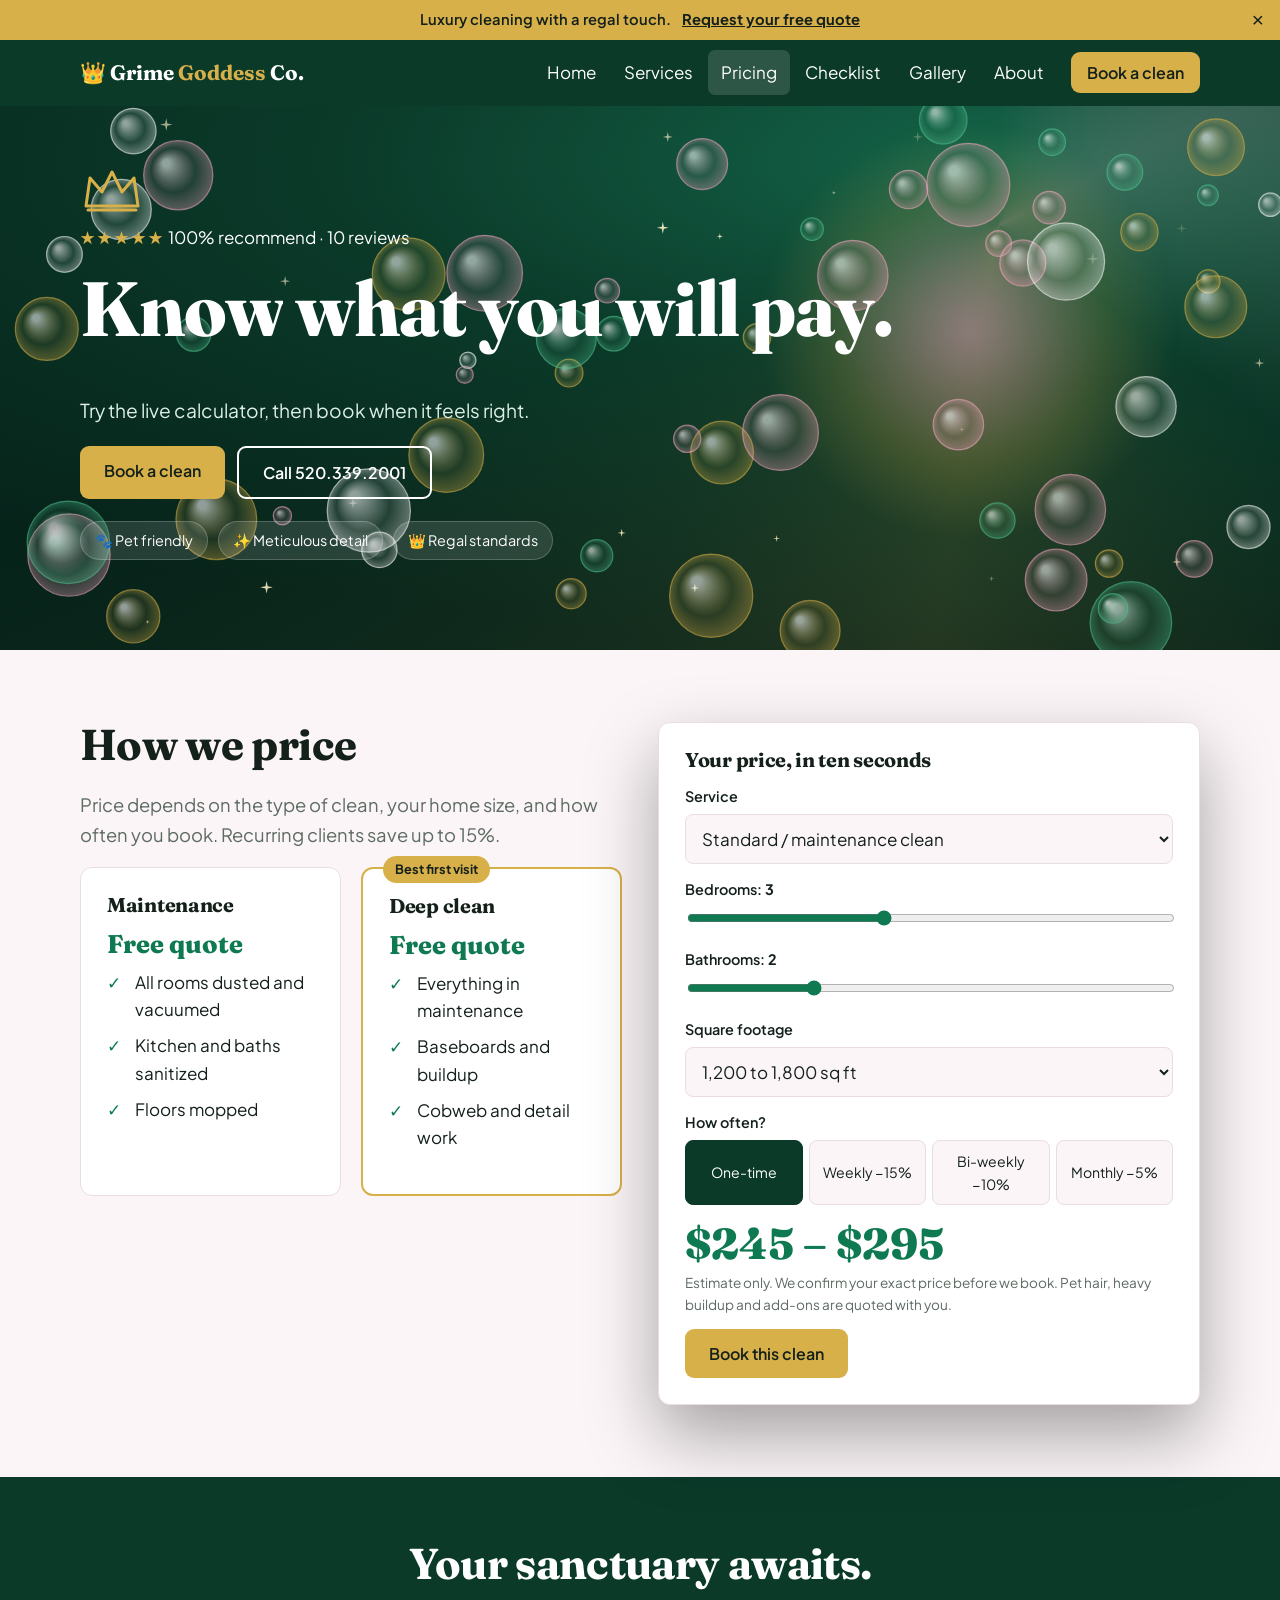
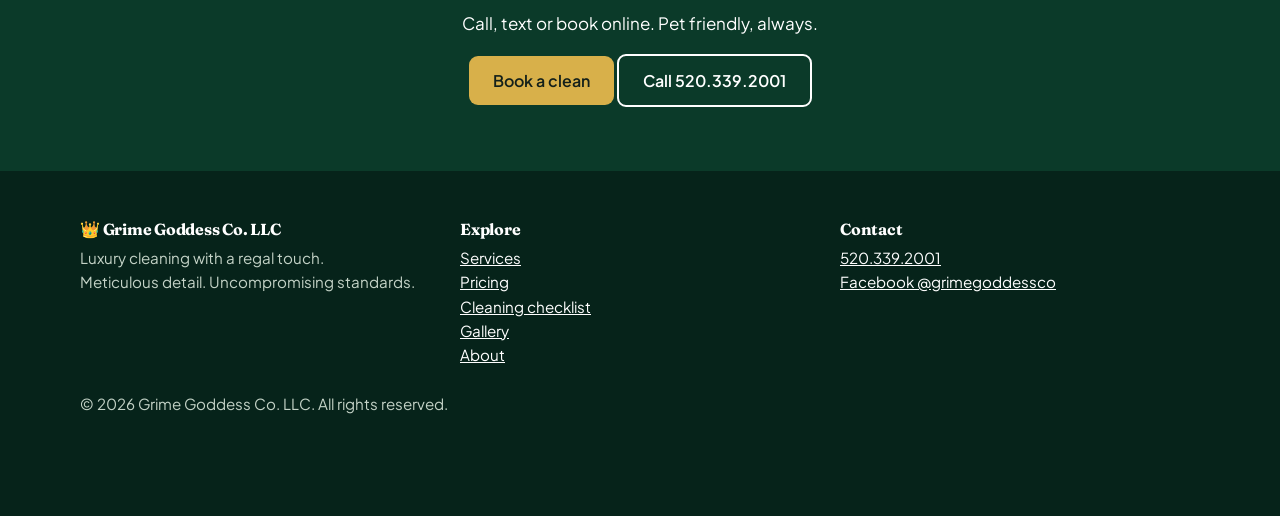
<file: pricing.html>
<!DOCTYPE html><html lang="en"><head><meta charset="utf-8"><meta name="viewport" content="width=device-width, initial-scale=1, viewport-fit=cover">
<title>Pricing | Grime Goddess Co.</title><meta name="description" content="Transparent starting prices and a free instant estimate."><meta name="theme-color" content="#0b3a29">
<link rel="preconnect" href="https://fonts.googleapis.com"><link rel="preconnect" href="https://fonts.gstatic.com" crossorigin>
<link href="https://fonts.googleapis.com/css2?family=Fraunces:wght@600;700;800&family=Plus+Jakarta+Sans:wght@400;500;600&display=swap" rel="stylesheet">
<link rel="stylesheet" href="css/style.css">
<script type="application/ld+json">{"@context":"https://schema.org","@type":"HouseCleaningService","name":"Grime Goddess Co. LLC","telephone":"+15203392001","description":"Luxury cleaning with a regal touch. Pet friendly."}</script>
</head><body>
<a class="skip" href="#main">Skip to content</a>
<div class="promo">Luxury cleaning with a regal touch. <a href="book.html#form"><b>Request your free quote</b></a><button aria-label="Close banner">×</button></div>
<header class="top"><div class="wrap"><a class="logo" href="index.html">👑 Grime <b>Goddess</b> Co.</a>
<button class="burger" aria-label="Menu" aria-expanded="false">Menu</button>
<nav id="nav" aria-label="Main"><a href="index.html">Home</a><a href="services.html">Services</a><a href="pricing.html" class=on>Pricing</a><a href="checklist.html">Checklist</a><a href="gallery.html">Gallery</a><a href="about.html">About</a></nav>
<a class="btn sm" href="book.html#form">Book a clean</a></div></header><main id="main"><section class="hero short"><div class="sun"></div><canvas id="fx" aria-hidden="true"></canvas><div class="wrap"><div>
<svg class="crown" viewBox="0 0 64 48" aria-hidden="true"><path d="M6 40 L10 12 L22 26 L32 6 L42 26 L54 12 L58 40 Z M8 44 H56"/></svg><p class="in" style="--d:.2s"><span class="stars">★★★★★</span> 100% recommend · 10 reviews</p>
<h1 data-split>Know what you will pay.</h1><p class="in" style="--d:1.1s;color:#dcefe6;font-size:1.2rem">Try the live calculator, then book when it feels right.</p>
<div class="in" style="--d:1.3s;display:flex;gap:12px;flex-wrap:wrap;margin-top:20px"><a class="btn" href="book.html#form">Book a clean</a><a class="btn ghost" href="tel:+15203392001">Call 520.339.2001</a></div>
<ul class="chips in" style="--d:1.5s"><li>🐾 Pet friendly</li><li>✨ Meticulous detail</li><li>👑 Regal standards</li></ul></div></div></section><section class="sec"><div class="wrap two" style="align-items:start"><div><h2>How we price</h2><p class="lead">Price depends on the type of clean, your home size, and how often you book. Recurring clients save up to 15%.</p>
<div class="grid"><div class="card tier"><h3>Maintenance</h3><p class="price" style="font-size:1.6rem">Free quote</p><ul class="tick"><li>All rooms dusted and vacuumed</li><li>Kitchen and baths sanitized</li><li>Floors mopped</li></ul></div>
<div class="card tier hot"><span class="tag">Best first visit</span><h3>Deep clean</h3><p class="price" style="font-size:1.6rem">Free quote</p><ul class="tick"><li>Everything in maintenance</li><li>Baseboards and buildup</li><li>Cobweb and detail work</li></ul></div></div>
</div><div class="card calc in" style="--d:1.4s" id="quote"><h3>Your price, in ten seconds</h3>
<label for="q-svc">Service</label><select id="q-svc"></select>
<label for="q-bed">Bedrooms: <b id="q-bv">3</b></label><input id="q-bed" type="range" min="1" max="6" value="3">
<label for="q-bath">Bathrooms: <b id="q-bav">2</b></label><input id="q-bath" type="range" min="1" max="5" value="2">
<label for="q-sq">Square footage</label><select id="q-sq"></select>
<label>How often?</label><div class="seg" id="q-freq"><button data-f="once" class="on">One-time</button><button data-f="weekly">Weekly −15%</button><button data-f="biweekly">Bi-weekly −10%</button><button data-f="monthly">Monthly −5%</button></div>
<div class="price" id="q-price">$0</div><p class="note">Estimate only. We confirm your exact price before we book. Pet hair, heavy buildup and add-ons are quoted with you.</p>
<a class="btn" id="q-go" href="book.html#form">Book this clean</a></div></div></section></main>
<section class="band"><div class="wrap"><h2>Your sanctuary awaits.</h2><p>Call, text or book online. Pet friendly, always.</p><a class="btn" href="book.html#form">Book a clean</a> <a class="btn ghost" href="tel:+15203392001">Call 520.339.2001</a></div></section>
<footer><div class="wrap grid"><div><h3>👑 Grime Goddess Co. LLC</h3><p>Luxury cleaning with a regal touch.<br>Meticulous detail. Uncompromising standards.</p></div>
<div><h3>Explore</h3><a href="services.html">Services</a><br><a href="pricing.html">Pricing</a><br><a href="checklist.html">Cleaning checklist</a><br><a href="gallery.html">Gallery</a><br><a href="about.html">About</a></div>
<div><h3>Contact</h3><a href="tel:+15203392001">520.339.2001</a><br><a href="https://www.facebook.com/grimegoddessco" rel="noopener">Facebook @grimegoddessco</a></div></div>
<div class="wrap" style="margin-top:24px">© <span data-year></span> Grime Goddess Co. LLC. All rights reserved.</div></footer>
<div class="sticky"><a class="btn" href="tel:+15203392001">Call</a><a class="btn ghost" style="color:#fff" href="book.html#form">Book now</a></div>
<div class="modal" id="pop" role="dialog" aria-modal="true" aria-label="Free quote"><div class="card"><button class="x" aria-label="Close">×</button><h3>Leaving so soon, goddess?</h3><p>See your price in seconds. No account and no obligation.</p><a class="btn" href="index.html#quote">Get my price</a> <button class="btn ghost sm" data-close>No thanks</button></div></div>
<script src="js/script.js"></script></body></html>
</file>
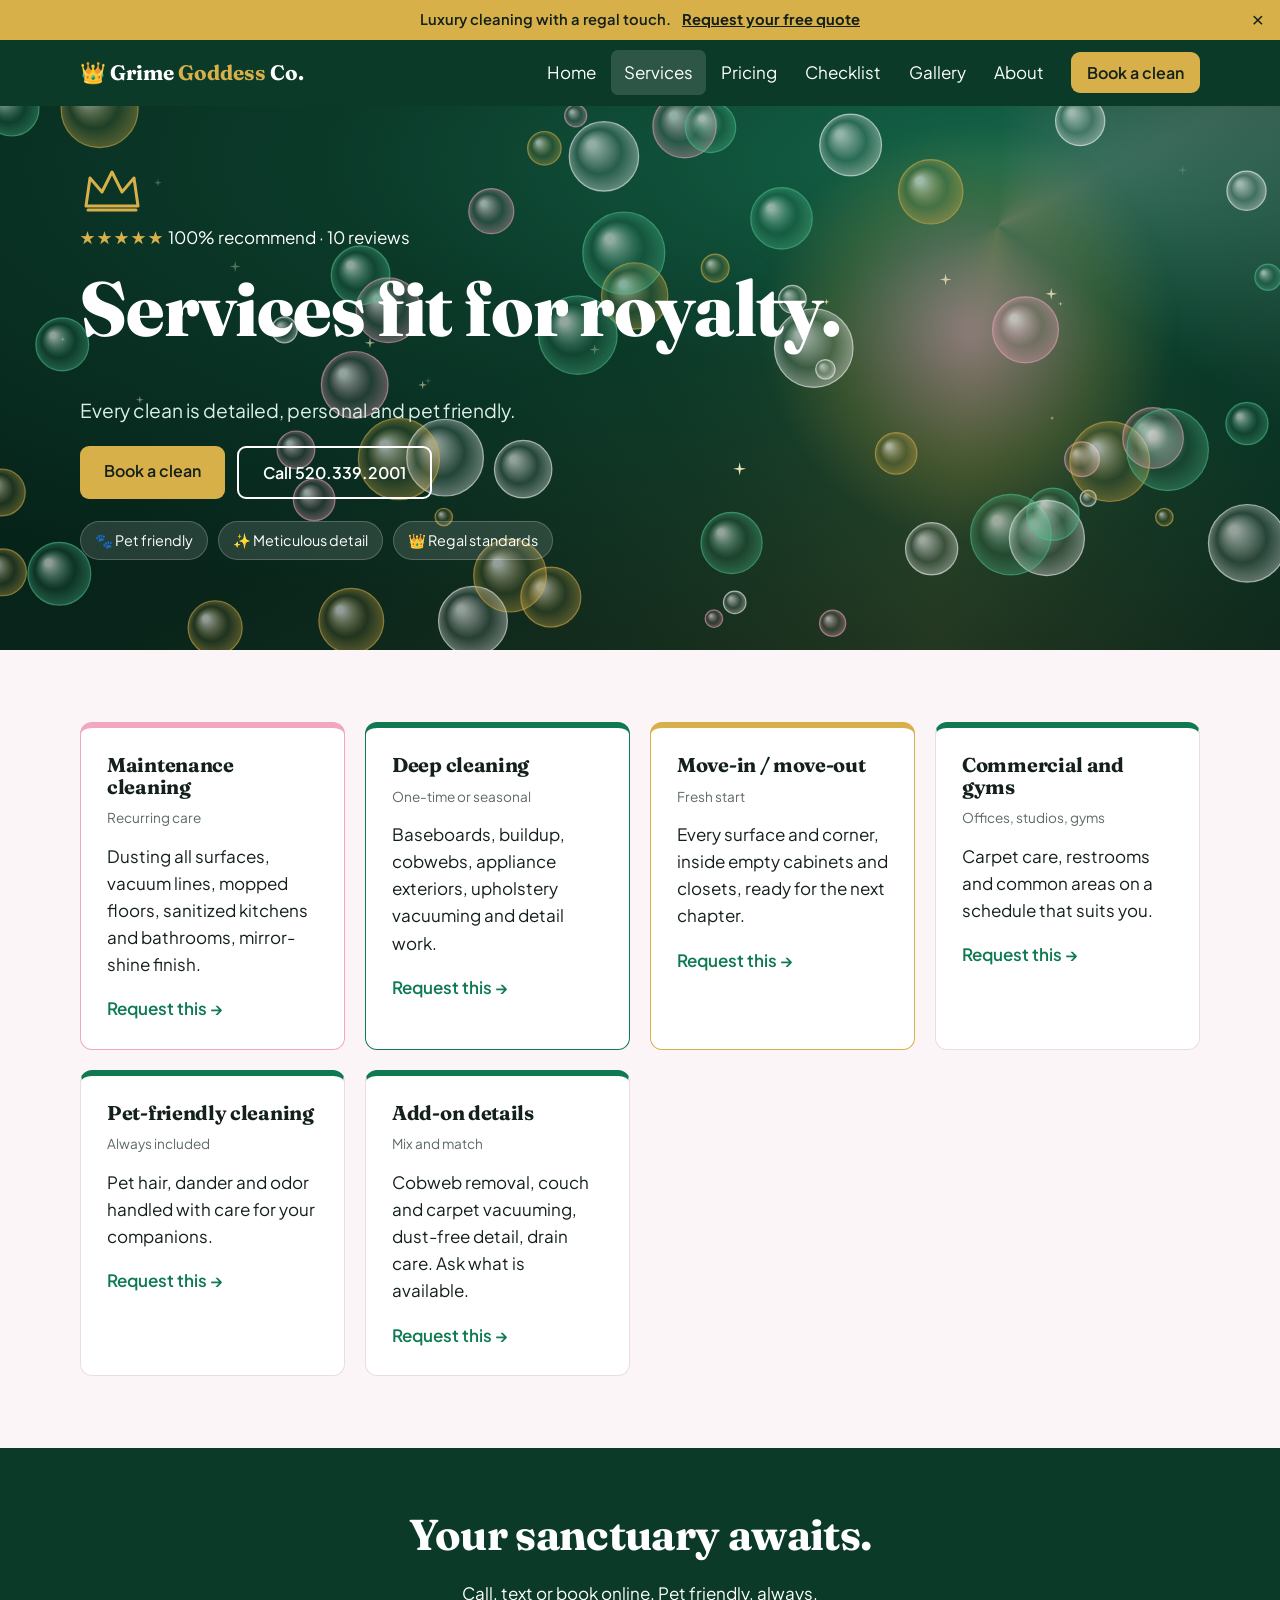
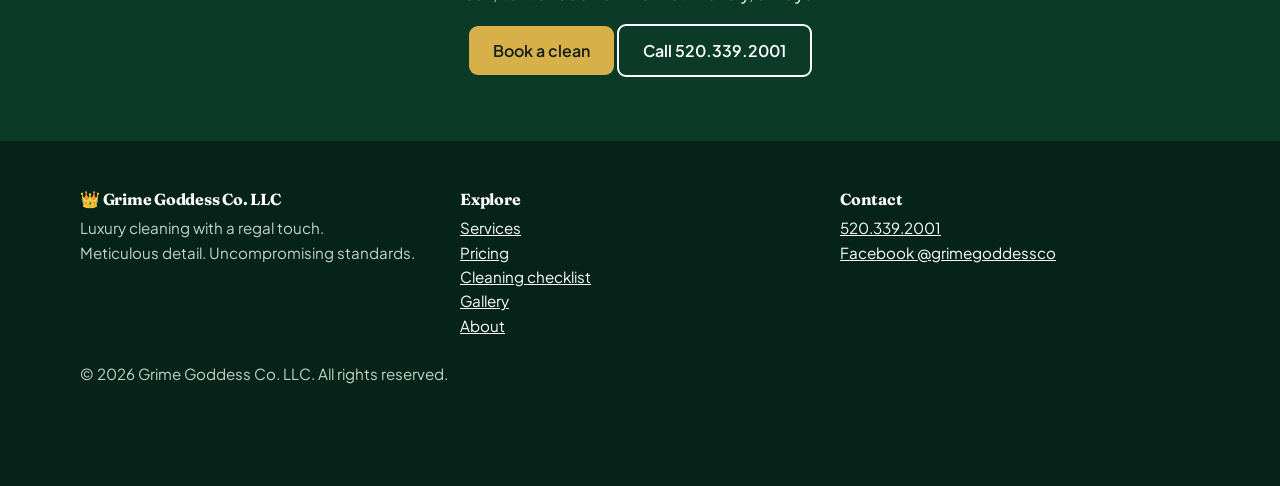
<file: services.html>
<!DOCTYPE html><html lang="en"><head><meta charset="utf-8"><meta name="viewport" content="width=device-width, initial-scale=1, viewport-fit=cover">
<title>Services | Grime Goddess Co.</title><meta name="description" content="Maintenance, deep, move-in/out and specialty cleaning with a regal touch."><meta name="theme-color" content="#0b3a29">
<link rel="preconnect" href="https://fonts.googleapis.com"><link rel="preconnect" href="https://fonts.gstatic.com" crossorigin>
<link href="https://fonts.googleapis.com/css2?family=Fraunces:wght@600;700;800&family=Plus+Jakarta+Sans:wght@400;500;600&display=swap" rel="stylesheet">
<link rel="stylesheet" href="css/style.css">
<script type="application/ld+json">{"@context":"https://schema.org","@type":"HouseCleaningService","name":"Grime Goddess Co. LLC","telephone":"+15203392001","description":"Luxury cleaning with a regal touch. Pet friendly."}</script>
</head><body>
<a class="skip" href="#main">Skip to content</a>
<div class="promo">Luxury cleaning with a regal touch. <a href="book.html#form"><b>Request your free quote</b></a><button aria-label="Close banner">×</button></div>
<header class="top"><div class="wrap"><a class="logo" href="index.html">👑 Grime <b>Goddess</b> Co.</a>
<button class="burger" aria-label="Menu" aria-expanded="false">Menu</button>
<nav id="nav" aria-label="Main"><a href="index.html">Home</a><a href="services.html" class=on>Services</a><a href="pricing.html">Pricing</a><a href="checklist.html">Checklist</a><a href="gallery.html">Gallery</a><a href="about.html">About</a></nav>
<a class="btn sm" href="book.html#form">Book a clean</a></div></header><main id="main"><section class="hero short"><div class="sun"></div><canvas id="fx" aria-hidden="true"></canvas><div class="wrap"><div>
<svg class="crown" viewBox="0 0 64 48" aria-hidden="true"><path d="M6 40 L10 12 L22 26 L32 6 L42 26 L54 12 L58 40 Z M8 44 H56"/></svg><p class="in" style="--d:.2s"><span class="stars">★★★★★</span> 100% recommend · 10 reviews</p>
<h1 data-split>Services fit for royalty.</h1><p class="in" style="--d:1.1s;color:#dcefe6;font-size:1.2rem">Every clean is detailed, personal and pet friendly.</p>
<div class="in" style="--d:1.3s;display:flex;gap:12px;flex-wrap:wrap;margin-top:20px"><a class="btn" href="book.html#form">Book a clean</a><a class="btn ghost" href="tel:+15203392001">Call 520.339.2001</a></div>
<ul class="chips in" style="--d:1.5s"><li>🐾 Pet friendly</li><li>✨ Meticulous detail</li><li>👑 Regal standards</li></ul></div></div></section><section class="sec"><div class="wrap"><div class="grid"><div class="card svc rv"><h3>Maintenance cleaning</h3><p class="note">Recurring care</p><p>Dusting all surfaces, vacuum lines, mopped floors, sanitized kitchens and bathrooms, mirror-shine finish.</p><a class="more" href="book.html#form">Request this →</a></div><div class="card svc rv"><h3>Deep cleaning</h3><p class="note">One-time or seasonal</p><p>Baseboards, buildup, cobwebs, appliance exteriors, upholstery vacuuming and detail work.</p><a class="more" href="book.html#form">Request this →</a></div><div class="card svc rv"><h3>Move-in / move-out</h3><p class="note">Fresh start</p><p>Every surface and corner, inside empty cabinets and closets, ready for the next chapter.</p><a class="more" href="book.html#form">Request this →</a></div><div class="card svc rv"><h3>Commercial and gyms</h3><p class="note">Offices, studios, gyms</p><p>Carpet care, restrooms and common areas on a schedule that suits you.</p><a class="more" href="book.html#form">Request this →</a></div><div class="card svc rv"><h3>Pet-friendly cleaning</h3><p class="note">Always included</p><p>Pet hair, dander and odor handled with care for your companions.</p><a class="more" href="book.html#form">Request this →</a></div><div class="card svc rv"><h3>Add-on details</h3><p class="note">Mix and match</p><p>Cobweb removal, couch and carpet vacuuming, dust-free detail, drain care. Ask what is available.</p><a class="more" href="book.html#form">Request this →</a></div></div></div></section></main>
<section class="band"><div class="wrap"><h2>Your sanctuary awaits.</h2><p>Call, text or book online. Pet friendly, always.</p><a class="btn" href="book.html#form">Book a clean</a> <a class="btn ghost" href="tel:+15203392001">Call 520.339.2001</a></div></section>
<footer><div class="wrap grid"><div><h3>👑 Grime Goddess Co. LLC</h3><p>Luxury cleaning with a regal touch.<br>Meticulous detail. Uncompromising standards.</p></div>
<div><h3>Explore</h3><a href="services.html">Services</a><br><a href="pricing.html">Pricing</a><br><a href="checklist.html">Cleaning checklist</a><br><a href="gallery.html">Gallery</a><br><a href="about.html">About</a></div>
<div><h3>Contact</h3><a href="tel:+15203392001">520.339.2001</a><br><a href="https://www.facebook.com/grimegoddessco" rel="noopener">Facebook @grimegoddessco</a></div></div>
<div class="wrap" style="margin-top:24px">© <span data-year></span> Grime Goddess Co. LLC. All rights reserved.</div></footer>
<div class="sticky"><a class="btn" href="tel:+15203392001">Call</a><a class="btn ghost" style="color:#fff" href="book.html#form">Book now</a></div>
<div class="modal" id="pop" role="dialog" aria-modal="true" aria-label="Free quote"><div class="card"><button class="x" aria-label="Close">×</button><h3>Leaving so soon, goddess?</h3><p>See your price in seconds. No account and no obligation.</p><a class="btn" href="index.html#quote">Get my price</a> <button class="btn ghost sm" data-close>No thanks</button></div></div>
<script src="js/script.js"></script></body></html>
</file>
<file: css/style.css>
/* J&C Dreamscape — shared styles */
:root{--bg:#fbf5f7;--surf:#fff;--ink:#14201a;--mut:#5d6b63;--moss:#0b3a29;--deep:#06231a;--turf:#0f7a52;--turf2:#169466;--sun:#d8b04a;--line:#eadde2;--r:12px;color-scheme:light}
@media(prefers-color-scheme:dark){:root{--bg:#0d1712;--surf:#14231b;--ink:#e8eee6;--mut:#a3b3a6;--moss:#04150f;--turf:#4fc08f;--line:#2c3f35;color-scheme:dark}}
*{box-sizing:border-box}html{scroll-behavior:smooth}
body{margin:0;background:var(--bg);color:var(--ink);font:400 17px/1.6 "Plus Jakarta Sans",system-ui,sans-serif;padding-bottom:env(safe-area-inset-bottom,0)}
h1,h2,h3{font-family:"Fraunces","Arial Narrow",system-ui,sans-serif;line-height:1.08;margin:0 0 .5em;letter-spacing:-.015em}
h1{font-size:clamp(2.5rem,6.2vw,4.8rem);font-weight:800}h2{font-size:clamp(1.8rem,3.6vw,2.7rem);font-weight:700}h3{font-size:1.25rem;font-weight:700}
p{margin:0 0 1em;max-width:62ch}a{color:inherit}img,canvas{max-width:100%}
.wrap{max-width:1160px;margin:0 auto;padding:0 20px}
.sec{padding:72px 0}.sec.alt{background:var(--surf)}.lead{font-size:1.15rem;color:var(--mut)}
.skip{position:absolute;left:-999px}.skip:focus{left:10px;top:10px;background:#fff;color:#000;padding:8px;z-index:99}
:focus-visible{outline:3px solid var(--sun);outline-offset:2px}

/* announcement + header */
.promo{background:var(--sun);color:#14201a;font-size:.92rem;font-weight:600;text-align:center;padding:8px 40px;position:relative}
.promo a{margin-left:8px}.promo button{position:absolute;right:10px;top:50%;transform:translateY(-50%);background:none;border:0;font-size:1.3rem;cursor:pointer;color:inherit}
header.top{position:sticky;top:0;z-index:40;background:var(--moss);color:#fff;transition:box-shadow .3s}
header.top.scrolled{box-shadow:0 6px 24px rgba(0,0,0,.3)}
header .wrap{display:flex;align-items:center;gap:14px;height:66px}
.logo{font:800 1.3rem "Fraunces",sans-serif;text-decoration:none;margin-right:auto}.logo b{color:var(--sun)}
nav{display:flex;gap:2px;align-items:center}
nav>a,.dd>button{color:#fff;text-decoration:none;padding:9px 13px;border-radius:7px;font:500 .95rem inherit;font-family:inherit;background:none;border:0;cursor:pointer}
nav>a:hover,nav>a.on,.dd>button:hover{background:rgba(255,255,255,.14)}
.dd{position:relative}.dd .menu{display:none;position:absolute;top:100%;left:0;min-width:240px;background:var(--surf);color:var(--ink);border:1px solid var(--line);border-radius:var(--r);padding:8px;box-shadow:0 18px 40px rgba(0,0,0,.25)}
.dd.open .menu,.dd:hover .menu{display:block}
.menu a{display:block;text-decoration:none;padding:10px 12px;border-radius:8px}.menu a:hover{background:var(--bg)}.menu small{display:block;color:var(--mut)}
.burger{display:none;background:none;border:2px solid #fff;color:#fff;border-radius:7px;padding:6px 11px;font:inherit}
@media(max-width:900px){.burger{display:block}nav{display:none;position:absolute;top:100%;left:0;right:0;background:var(--moss);flex-direction:column;align-items:stretch;padding:10px 20px 20px}nav.open{display:flex}.dd .menu{display:block;position:static;background:transparent;color:#fff;border:0;box-shadow:none;padding:0 0 0 12px}.menu a:hover{background:rgba(255,255,255,.12)}.menu small{display:none}.dd>button{text-align:left;width:100%}header .btn.call{display:none}}

/* buttons */
.btn{display:inline-block;background:var(--sun);color:#14201a;font:600 1rem "Plus Jakarta Sans",sans-serif;padding:14px 24px;border-radius:9px;text-decoration:none;border:0;cursor:pointer;transition:transform .15s ease,box-shadow .2s;will-change:transform}
.btn:hover{box-shadow:0 10px 24px rgba(216,176,74,.4)}.btn.ghost{background:transparent;color:inherit;border:2px solid currentColor}.btn.sm{padding:10px 16px}

/* hero */
.hero{position:relative;overflow:hidden;color:#fff;min-height:min(92vh,820px);display:flex;align-items:center;background:linear-gradient(180deg,#0b1a12 0%,#17402a 55%,#2f6a3c 100%);isolation:isolate}
.hero.short{min-height:420px}
.hero canvas{position:absolute;inset:0;width:100%;height:100%;z-index:-1}
.sun{position:absolute;right:12%;bottom:26%;width:420px;height:420px;border-radius:50%;background:radial-gradient(circle,rgba(255,214,102,.75),rgba(216,176,74,.25) 45%,transparent 70%);z-index:-2;filter:blur(6px);animation:pulse 7s ease-in-out infinite;will-change:transform}
@keyframes pulse{50%{opacity:.75;scale:1.08}}
.hero .wrap{display:grid;grid-template-columns:1.1fr .9fr;gap:44px;align-items:center;padding-top:60px;padding-bottom:140px;width:100%}
.hero.short .wrap{grid-template-columns:1fr;padding-bottom:90px}
@media(max-width:900px){.hero .wrap{grid-template-columns:1fr;padding-bottom:110px}}
.w{display:inline-block;overflow:hidden;vertical-align:bottom;padding-bottom:.08em}.w>span{display:inline-block;transform:translateY(110%);animation:rise .9s cubic-bezier(.2,.8,.2,1) forwards;animation-delay:calc(var(--i)*70ms + 250ms)}
@keyframes rise{to{transform:none}}
.in{opacity:0;animation:fade .8s ease forwards;animation-delay:var(--d,1s)}@keyframes fade{to{opacity:1}}
.chips{display:flex;gap:10px;flex-wrap:wrap;margin:22px 0 0;padding:0;list-style:none}
.chips li{background:rgba(255,255,255,.12);backdrop-filter:blur(6px);border:1px solid rgba(255,255,255,.2);padding:7px 14px;border-radius:99px;font-size:.9rem}
.stars{color:var(--sun);letter-spacing:2px}
.stats{display:flex;gap:34px;margin-top:30px}.stats b{display:block;font:800 2.1rem "Fraunces",sans-serif}.stats span{font-size:.88rem;opacity:.85}

/* cards + grids */
.card{background:var(--surf);color:var(--ink);border:1px solid var(--line);border-radius:var(--r);padding:26px}
.grid{display:grid;gap:20px;grid-template-columns:repeat(auto-fit,minmax(260px,1fr))}
.svc{border-top:6px solid var(--turf);transition:transform .25s}.svc:hover{transform:translateY(-6px)}.svc:nth-child(2){border-color:#8a8f87}.svc:nth-child(3){border-color:var(--sun)}
.svc .more{font-weight:600;color:var(--turf);text-decoration:none}
ul.tick{list-style:none;padding:0;margin:0 0 1em}ul.tick li{padding-left:28px;position:relative;margin:9px 0}ul.tick li:before{content:"✓";position:absolute;left:0;color:var(--turf);font-weight:800}
.steps{display:grid;gap:22px;grid-template-columns:repeat(auto-fit,minmax(230px,1fr));counter-reset:s}
.steps>div{counter-increment:s;position:relative;padding-left:56px}.steps>div:before{content:counter(s);position:absolute;left:0;top:0;width:42px;height:42px;border-radius:50%;background:var(--moss);color:#fff;display:grid;place-items:center;font-weight:700}
.rv{opacity:0;transform:translateY(24px);transition:opacity .7s,transform .7s}.rv.show{opacity:1;transform:none}
.quote{border-left:5px solid var(--sun)}.quote p{max-width:none}

/* quote calculator */
.calc{color:var(--ink);box-shadow:0 30px 70px rgba(0,0,0,.35)}
label{display:block;font-weight:600;font-size:.9rem;margin:14px 0 6px}
input,select,textarea{width:100%;padding:12px;border:1px solid var(--line);border-radius:8px;background:var(--bg);color:var(--ink);font:inherit}
input[type=range]{padding:0;accent-color:var(--turf)}
.seg{display:flex;gap:6px;flex-wrap:wrap}.seg button{flex:1;padding:9px 6px;border:1px solid var(--line);background:var(--bg);color:var(--ink);border-radius:8px;cursor:pointer;font:inherit;font-size:.88rem}.seg button.on{background:var(--moss);color:#fff;border-color:var(--moss)}
.price{font:800 2.7rem "Fraunces",sans-serif;color:var(--turf);margin:12px 0 2px;transition:opacity .2s}
.note{font-size:.85rem;color:var(--mut)}

/* before/after */
.ba{position:relative;aspect-ratio:16/9;border-radius:var(--r);overflow:hidden;user-select:none;touch-action:pan-y}
.ba .a,.ba .b{position:absolute;inset:0;display:flex;align-items:flex-end;padding:18px;font-weight:700;color:#fff;text-shadow:0 2px 6px rgba(0,0,0,.6)}
.ba .b{background:radial-gradient(circle at 20% 30%,#7a5e2f 0 6%,transparent 7%),radial-gradient(circle at 70% 60%,#6b5128 0 8%,transparent 9%),repeating-linear-gradient(35deg,#8b7a45 0 14px,#76683a 14px 28px);}
.ba .a{background:repeating-linear-gradient(100deg,#0f7a52 0 60px,#4f9556 60px 120px);clip-path:inset(0 0 0 var(--p,50%))}
.ba .a{justify-content:flex-end}
.ba input{position:absolute;inset:0;opacity:0;cursor:ew-resize;height:100%}
.ba .bar{position:absolute;top:0;bottom:0;left:var(--p,50%);width:4px;background:#fff;box-shadow:0 0 12px rgba(0,0,0,.5);pointer-events:none}
.ba .bar:after{content:"↔";position:absolute;top:50%;left:50%;translate:-50% -50%;background:#fff;color:#14201a;width:42px;height:42px;border-radius:50%;display:grid;place-items:center;font-weight:800}

/* misc */
details{border-bottom:1px solid var(--line);padding:16px 0}summary{cursor:pointer;font-weight:600;font-size:1.05rem}details p{margin:10px 0 0}
.two{display:grid;gap:36px;grid-template-columns:1fr 1fr;align-items:center}@media(max-width:860px){.two{grid-template-columns:1fr}}
.gal{display:grid;gap:14px;grid-template-columns:repeat(auto-fill,minmax(260px,1fr))}.gal div{aspect-ratio:4/3;border-radius:var(--r);display:flex;align-items:flex-end;padding:14px;color:#fff;font-weight:600;text-shadow:0 2px 6px rgba(0,0,0,.6)}
.g1{background:repeating-linear-gradient(100deg,#0f7a52 0 40px,#4f9556 40px 80px)}.g2{background:repeating-linear-gradient(45deg,#8a8f87 0 26px,#a2a79f 26px 52px)}.g3{background:linear-gradient(135deg,#5b4a33,#8a7355)}.g4{background:linear-gradient(160deg,#2e5a3a,#6b9a55)}
.band{background:var(--moss);color:#fff;text-align:center;padding:64px 0}.band p{margin-inline:auto}
.cities{display:flex;flex-wrap:wrap;gap:10px;padding:0;list-style:none}.cities li{background:var(--surf);border:1px solid var(--line);padding:7px 14px;border-radius:99px}
footer{background:var(--deep);color:#c3d2c6;padding:50px 0 100px;font-size:.95rem}footer a{color:#fff}footer .grid{grid-template-columns:repeat(auto-fit,minmax(200px,1fr))}footer h3{color:#fff;font-size:1rem}
.sticky{position:fixed;left:0;right:0;bottom:0;z-index:45;display:none;gap:8px;padding:10px 14px calc(10px + env(safe-area-inset-bottom,0));background:var(--moss)}.sticky .btn{flex:1;text-align:center}@media(max-width:900px){.sticky{display:flex}}
.modal{position:fixed;inset:0;z-index:60;background:rgba(5,15,9,.7);display:none;place-items:center;padding:20px}.modal.open{display:grid}.modal .card{max-width:440px;position:relative;animation:pop .35s cubic-bezier(.2,.9,.3,1.3)}.modal .x{position:absolute;right:12px;top:8px;background:none;border:0;font-size:1.6rem;cursor:pointer;color:inherit}
@keyframes pop{from{transform:scale(.85);opacity:0}}
@media(prefers-reduced-motion:reduce){*{animation:none!important;transition:none!important}.w>span{transform:none}.in,.rv{opacity:1;transform:none}}

/* ---- Grime Goddess overrides ---- */
:root{--pink:#f2a6c0;--rose:#d96b94}
h1,h2,h3,.logo{font-weight:700}h1{font-weight:800}
.hero{background:radial-gradient(120% 90% at 80% 10%,#14664a 0%,#0b3a29 45%,#06231a 100%)}
.hero:before{content:"";position:absolute;inset:-20%;z-index:-2;background:conic-gradient(from 0deg at 70% 30%,transparent,rgba(242,166,192,.18),transparent 35%,rgba(216,176,74,.14),transparent 70%);animation:spin 28s linear infinite}
@keyframes spin{to{transform:rotate(360deg)}}
.hero:after{content:"";position:absolute;top:0;bottom:0;width:30%;left:-40%;z-index:0;pointer-events:none;background:linear-gradient(100deg,transparent,rgba(255,255,255,.22),transparent);transform:skewX(-18deg);animation:sweep 7s ease-in-out 2.4s infinite}
@keyframes sweep{0%{left:-40%}35%,100%{left:130%}}
.sun{background:radial-gradient(circle,rgba(242,166,192,.5),rgba(216,176,74,.18) 45%,transparent 70%);right:8%;bottom:20%}
.crown{width:64px;height:48px;margin-bottom:10px;display:block;fill:none;stroke:var(--sun);stroke-width:3;stroke-linecap:round;stroke-linejoin:round;stroke-dasharray:260;stroke-dashoffset:260;animation:draw 1.6s ease .2s forwards,glow 3s ease-in-out 2s infinite}
@keyframes draw{to{stroke-dashoffset:0}}@keyframes glow{50%{filter:drop-shadow(0 0 10px var(--sun))}}
.grime{display:inline-block;animation:clean 1.6s ease 1.1s both}
@keyframes clean{0%{filter:blur(7px) grayscale(1) contrast(.6);opacity:.55}100%{filter:none;opacity:1}}
.shine{background:linear-gradient(100deg,#fff 20%,var(--pink) 40%,var(--sun) 50%,#fff 60%);background-size:250% 100%;-webkit-background-clip:text;background-clip:text;color:transparent;animation:txt 5s linear infinite}
@keyframes txt{to{background-position:-250% 0}}
.svc:nth-child(1){border-color:var(--pink)}.svc:nth-child(2){border-color:var(--turf)}.svc:nth-child(3){border-color:var(--sun)}
.ba .b{background:radial-gradient(circle at 25% 35%,rgba(70,55,40,.55) 0 5%,transparent 6%),radial-gradient(circle at 68% 62%,rgba(70,55,40,.5) 0 7%,transparent 8%),linear-gradient(135deg,#8d8a86,#6f6c68)}
.ba .a{background:linear-gradient(115deg,#e9f6f0 0%,#bfe3d3 40%,#ffffff 50%,#bfe3d3 60%,#e9f6f0 100%);color:#0b3a29;text-shadow:none}
.g1{background:repeating-linear-gradient(100deg,#d9ece3 0 38px,#c4e0d2 38px 76px);color:#0b3a29;text-shadow:none}.g2{background:linear-gradient(120deg,#f6dbe5,#fff 45%,#f6dbe5)}.g2,.g3,.g4{color:#14201a;text-shadow:none}.g3{background:linear-gradient(135deg,#0b3a29,#117a52);color:#fff}.g4{background:linear-gradient(135deg,#f2d99a,#fff 50%,#f2d99a)}
.feat{display:grid;gap:18px;grid-template-columns:repeat(auto-fit,minmax(260px,1fr))}.feat .card{display:flex;gap:14px}.feat .i{font-size:1.8rem;line-height:1}
.tier{position:relative}.tier.hot{border:2px solid var(--sun)}.tier .tag{position:absolute;top:-13px;left:20px;background:var(--sun);color:#14201a;font-size:.8rem;font-weight:700;padding:3px 12px;border-radius:99px}
.seg2 button{flex:1}
.check h3{margin-top:1.4em}
@media print{header,.promo,.sticky,.band,footer,.hero,.noprint{display:none!important}body{background:#fff;color:#000}}
.ba img{position:absolute;inset:0;width:100%;height:100%;object-fit:cover;pointer-events:none}
.ba .lbl{position:relative;z-index:1;background:rgba(0,0,0,.55);color:#fff;padding:4px 12px;border-radius:99px;font-size:.85rem}
.ba .a{justify-content:flex-end}
</file>
